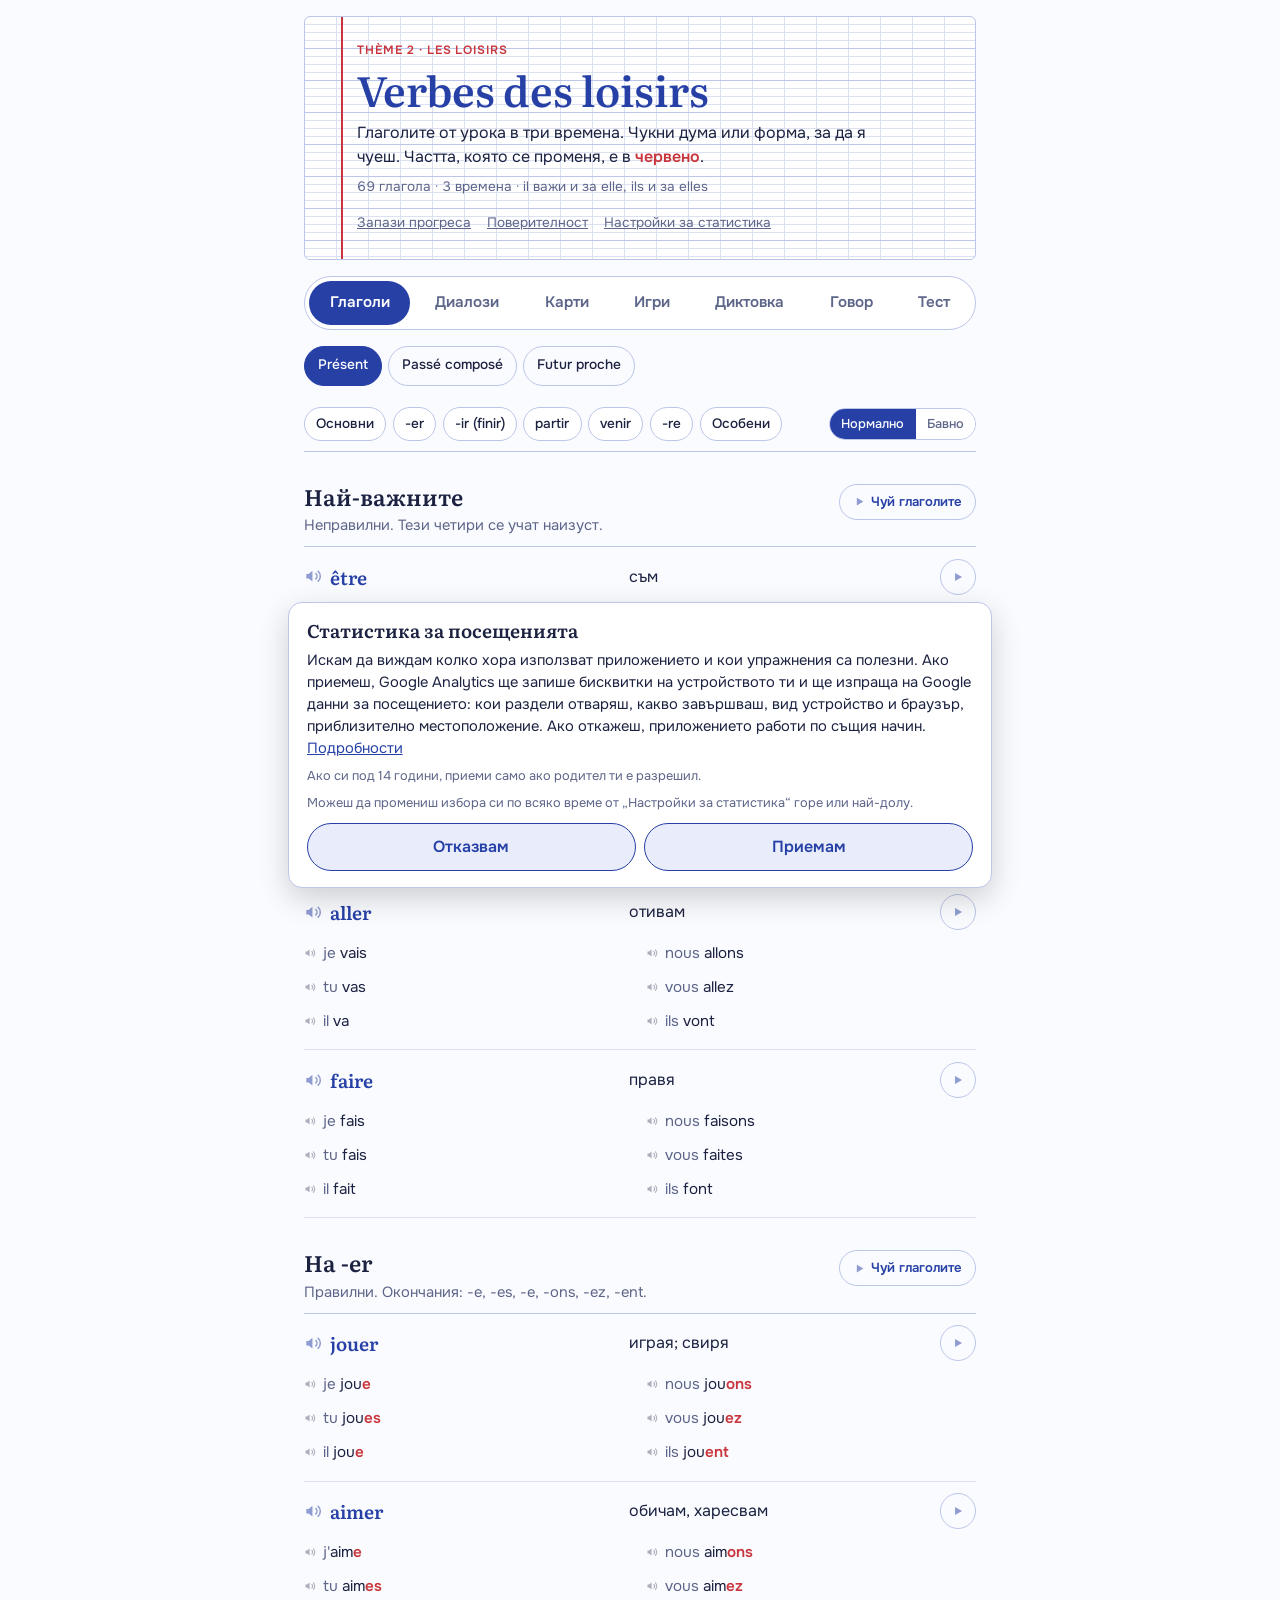
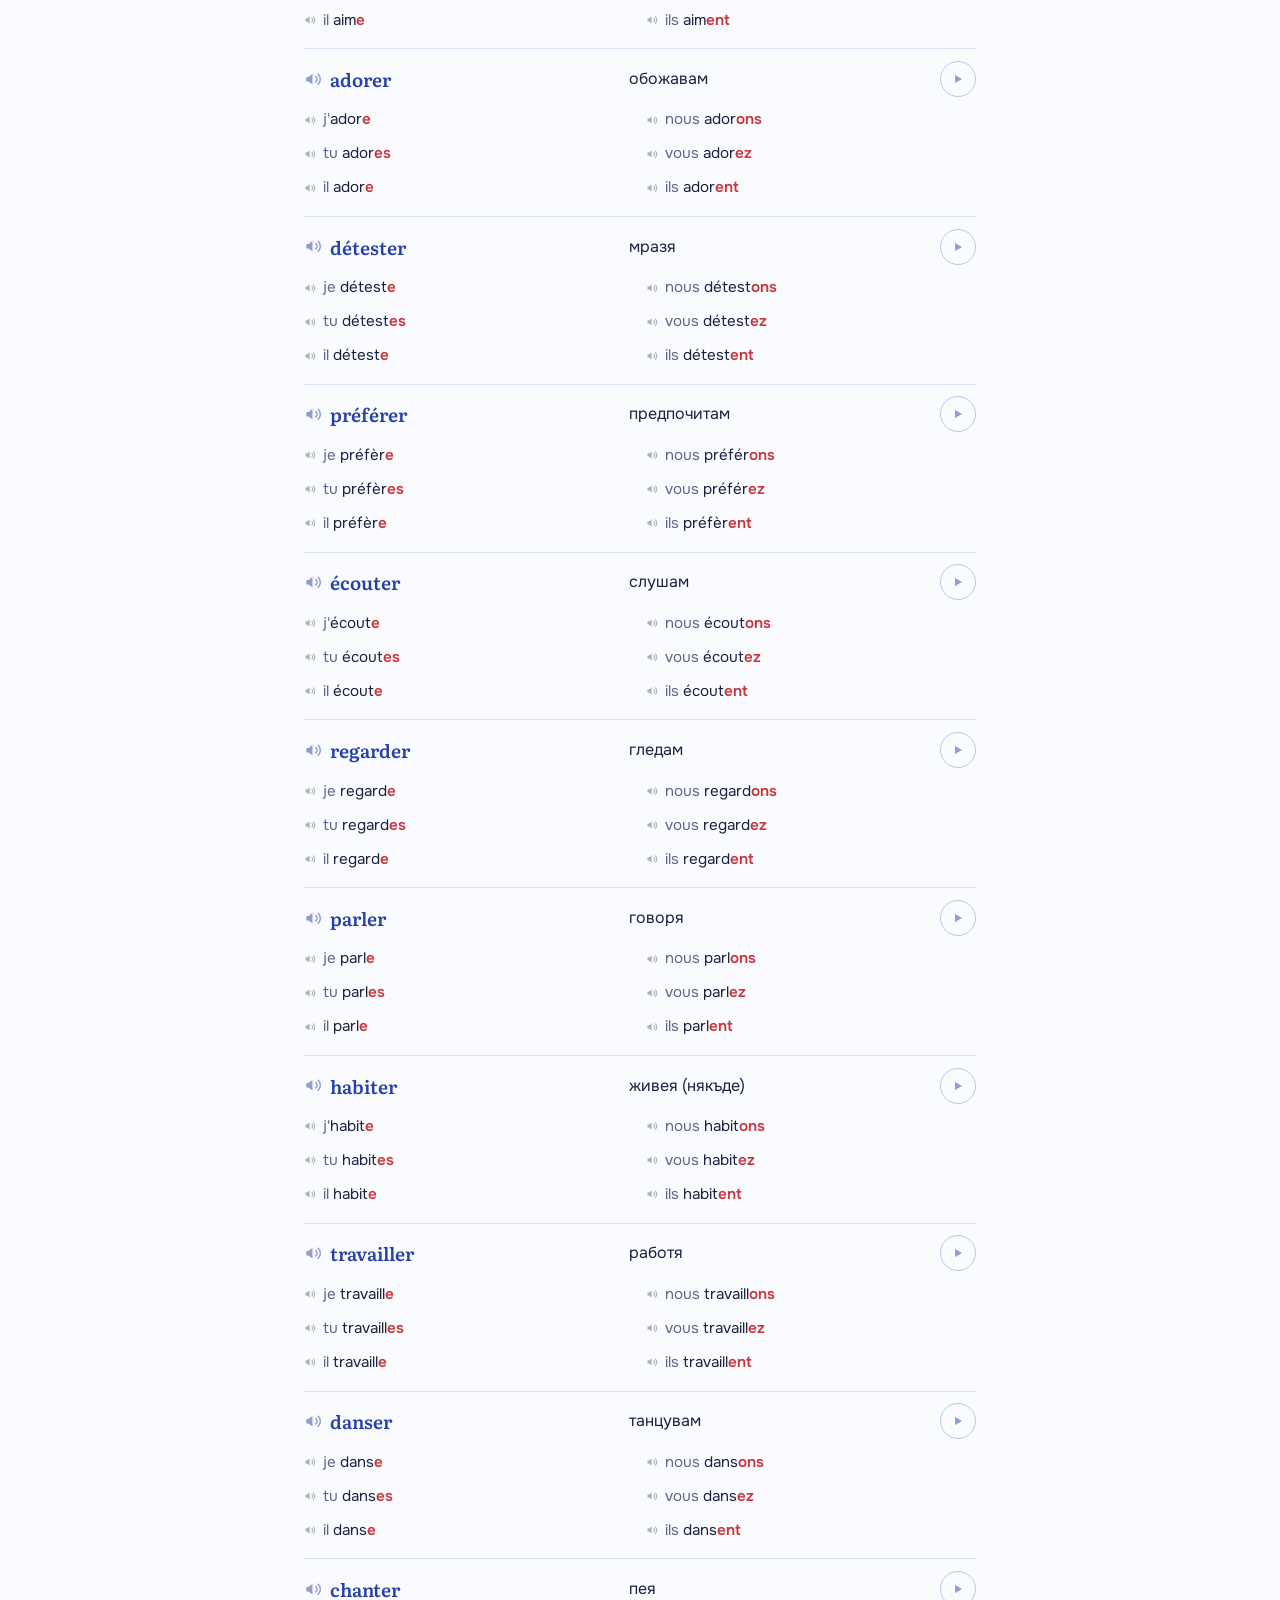
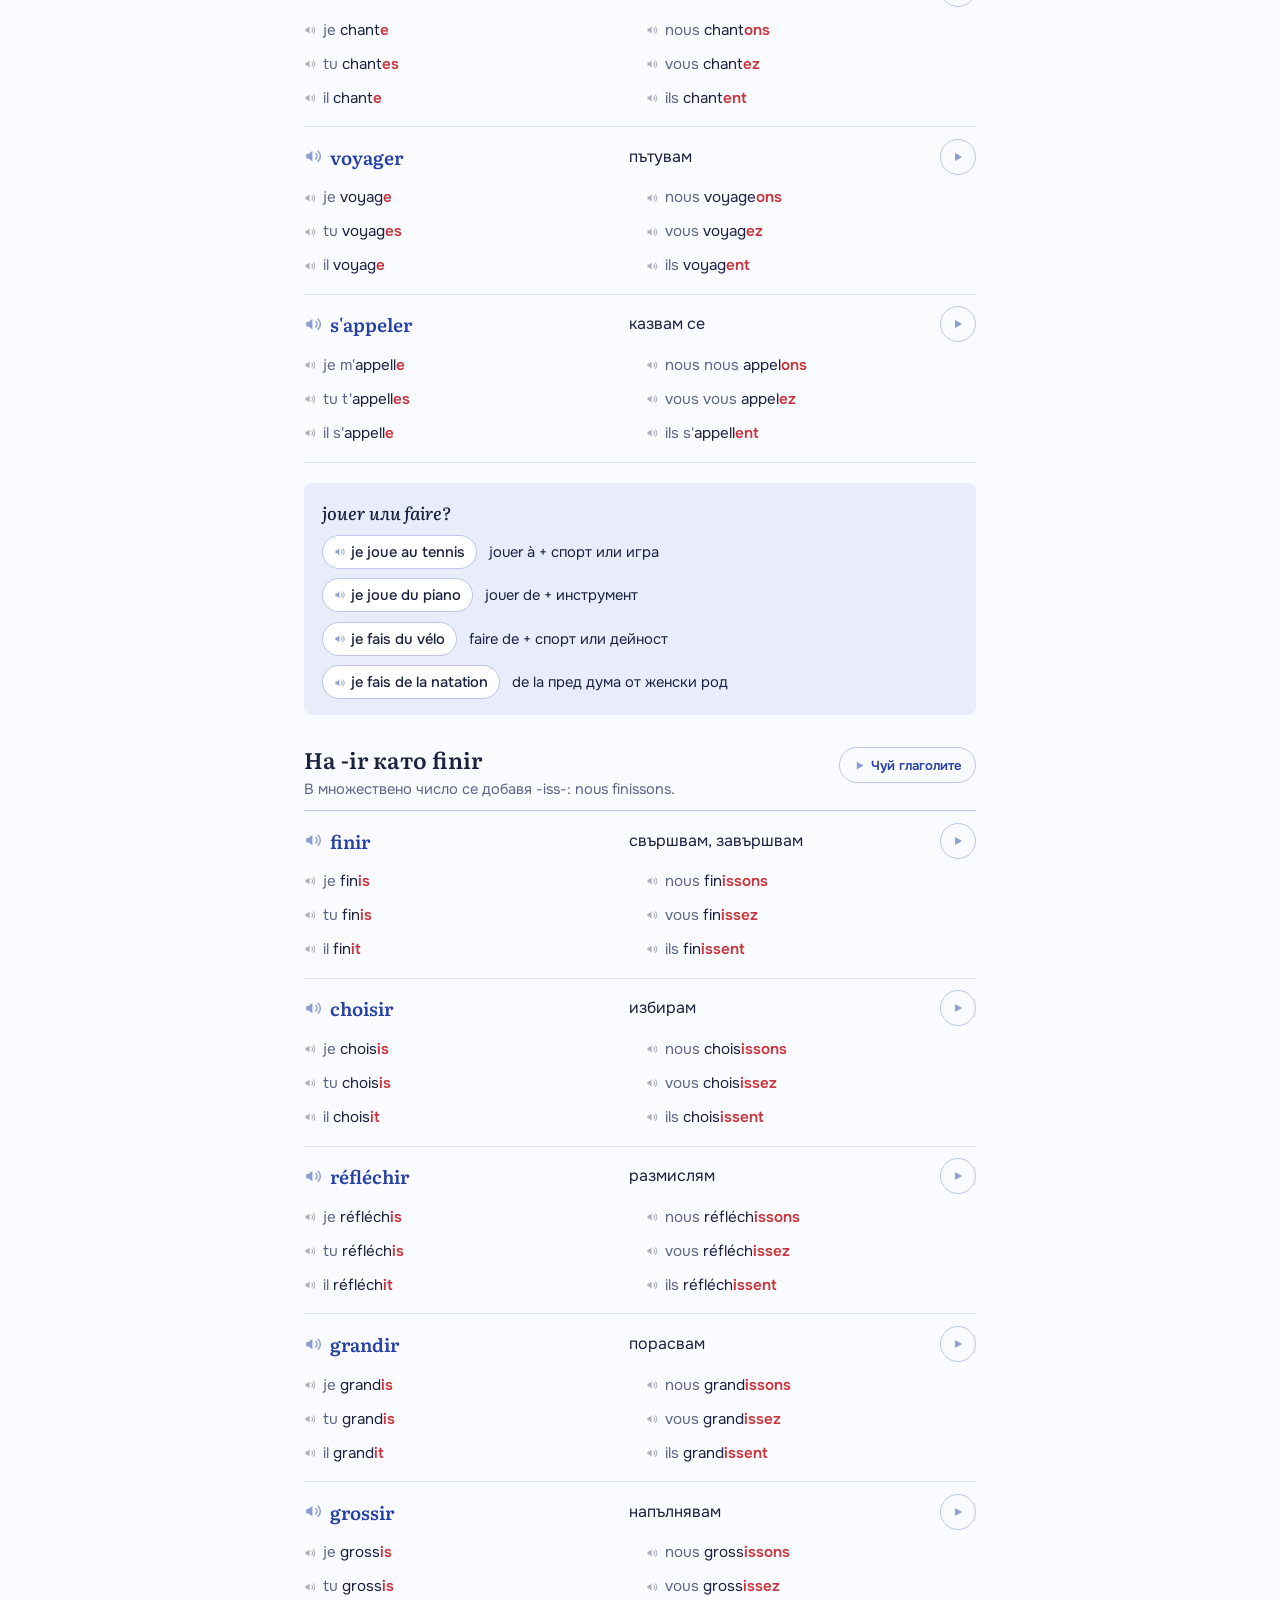
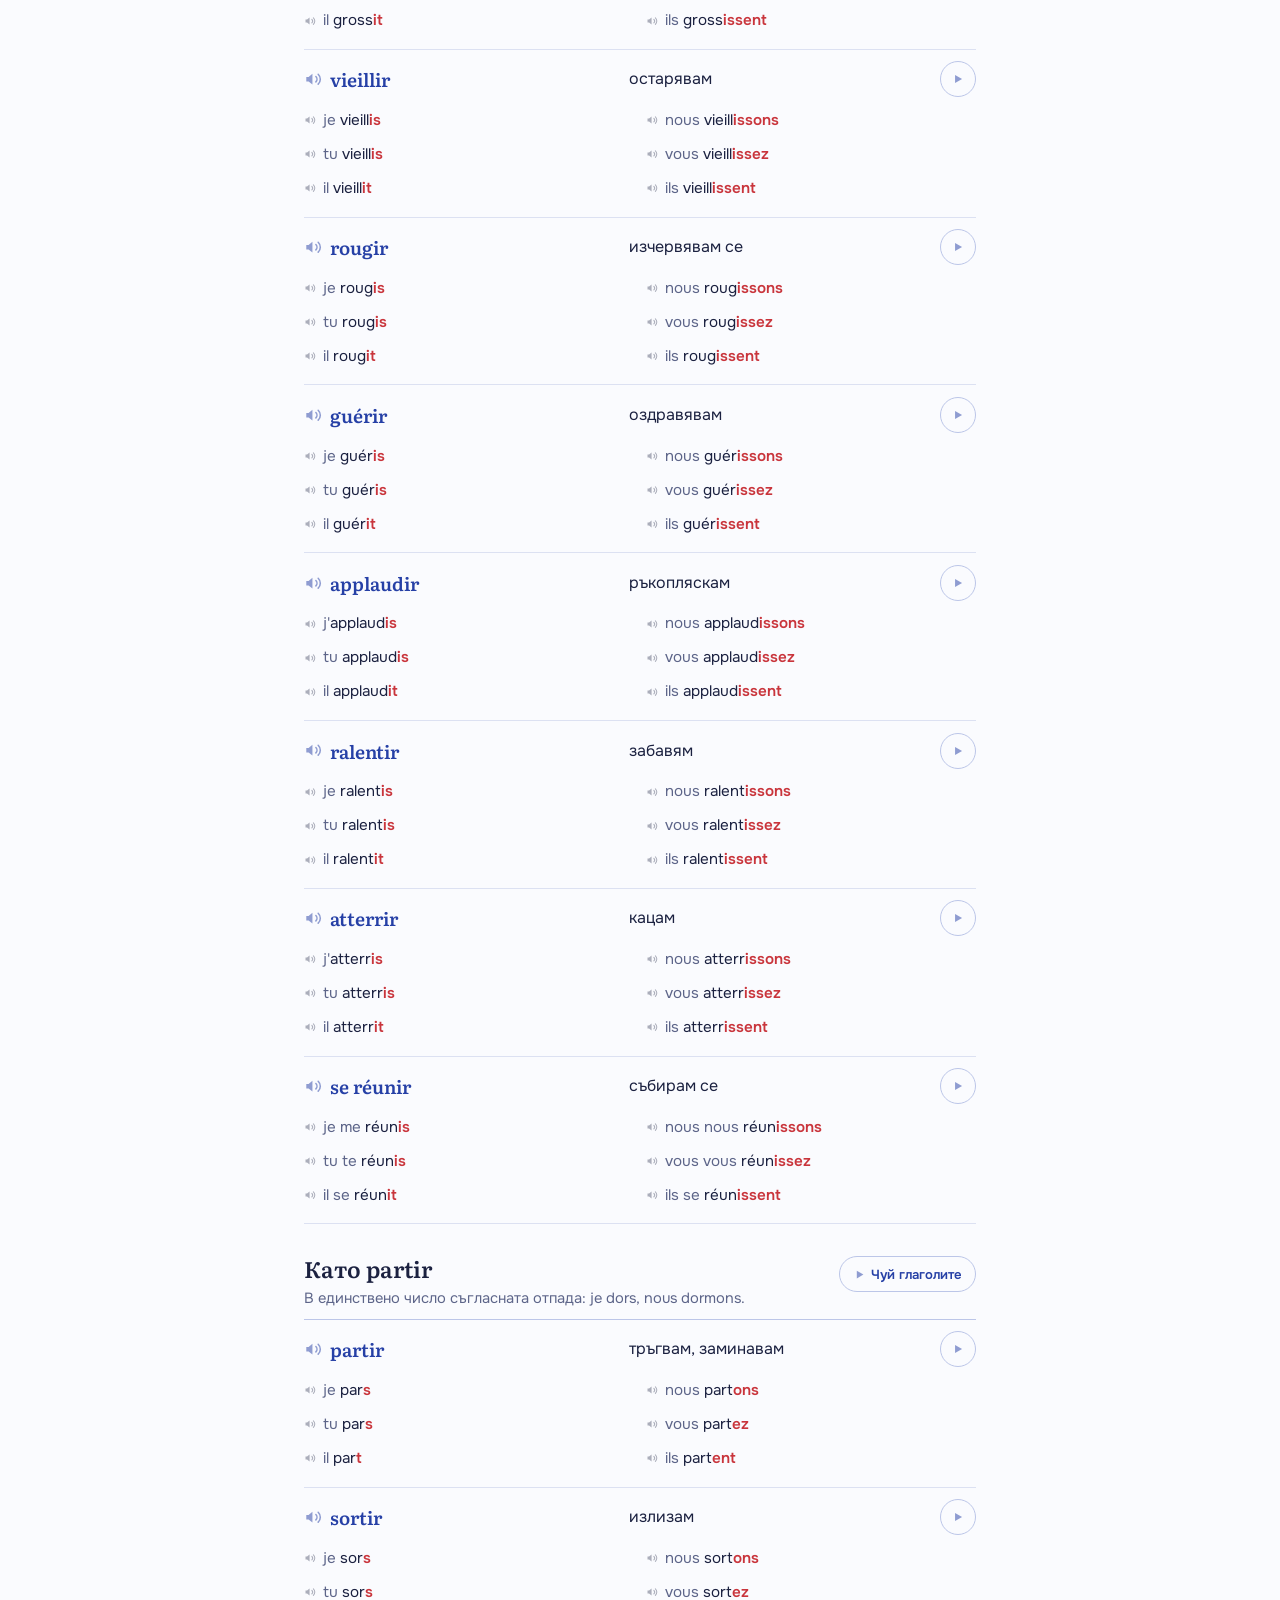
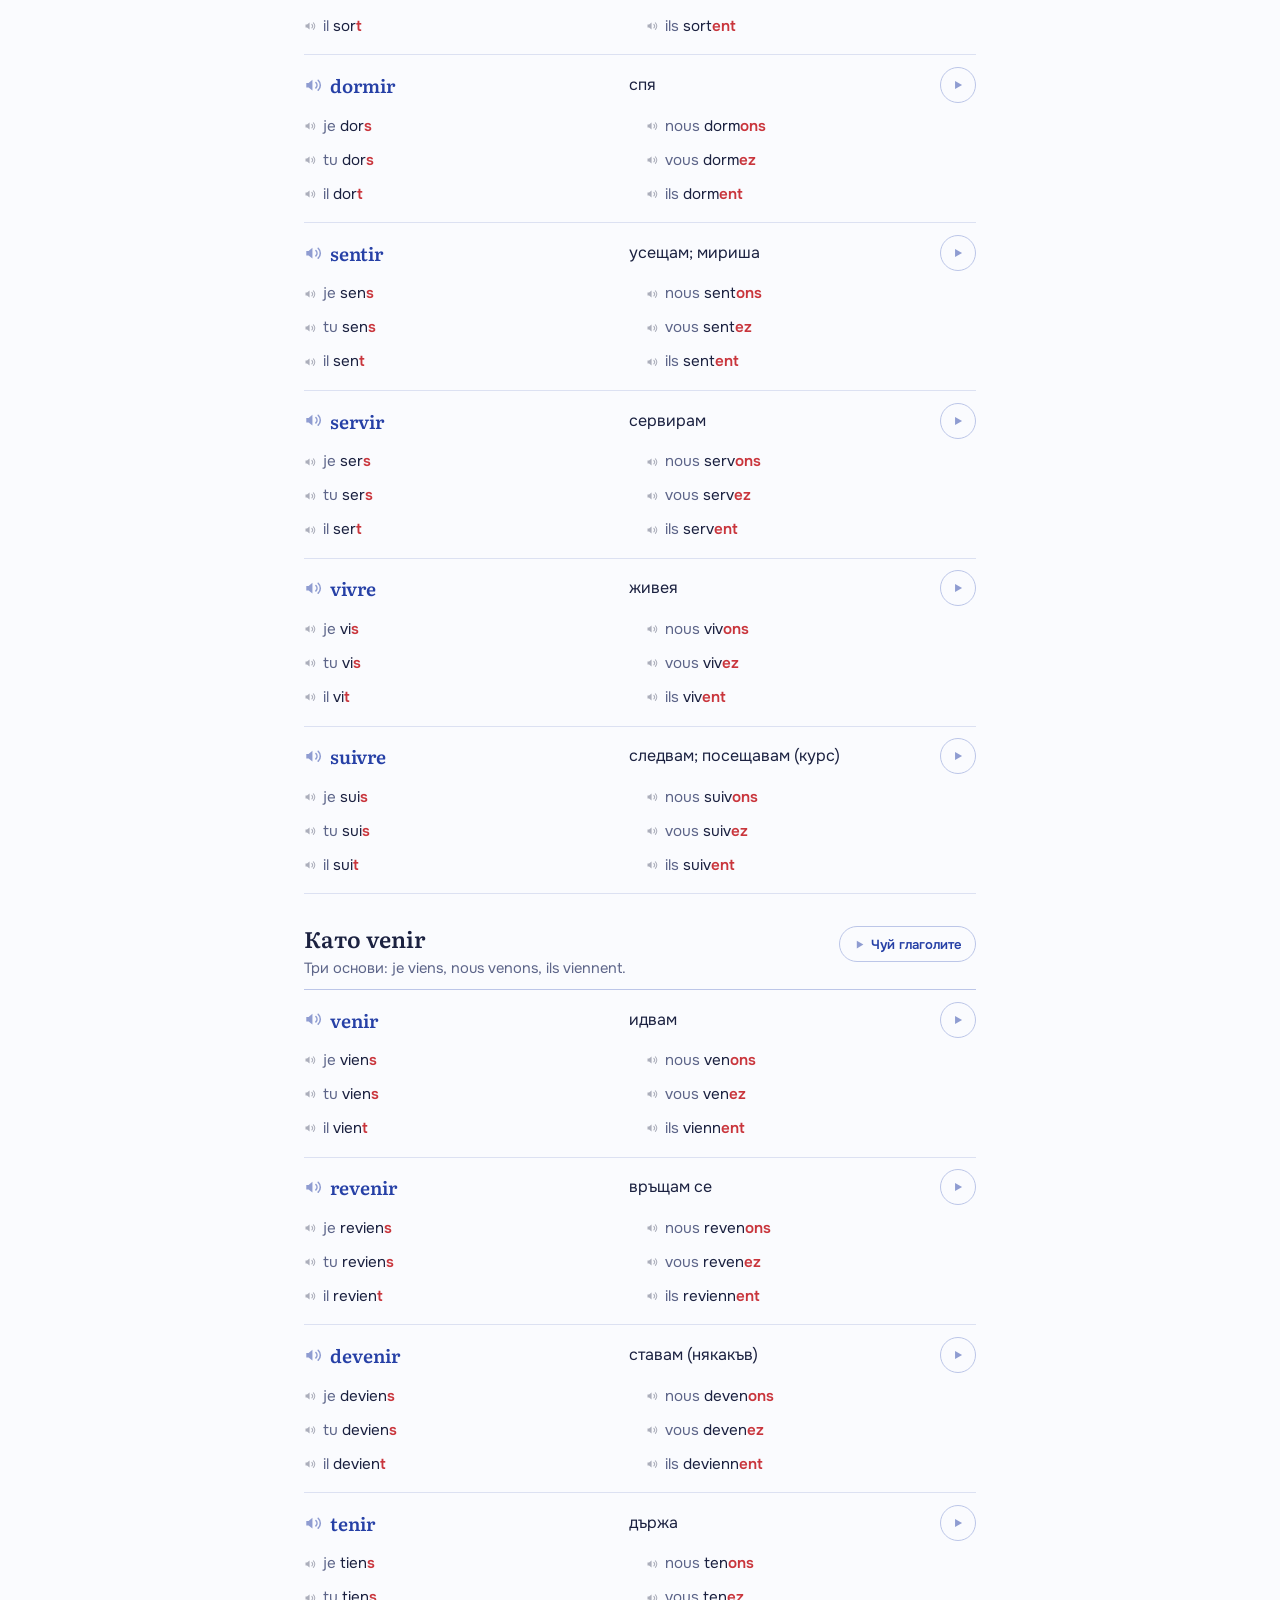
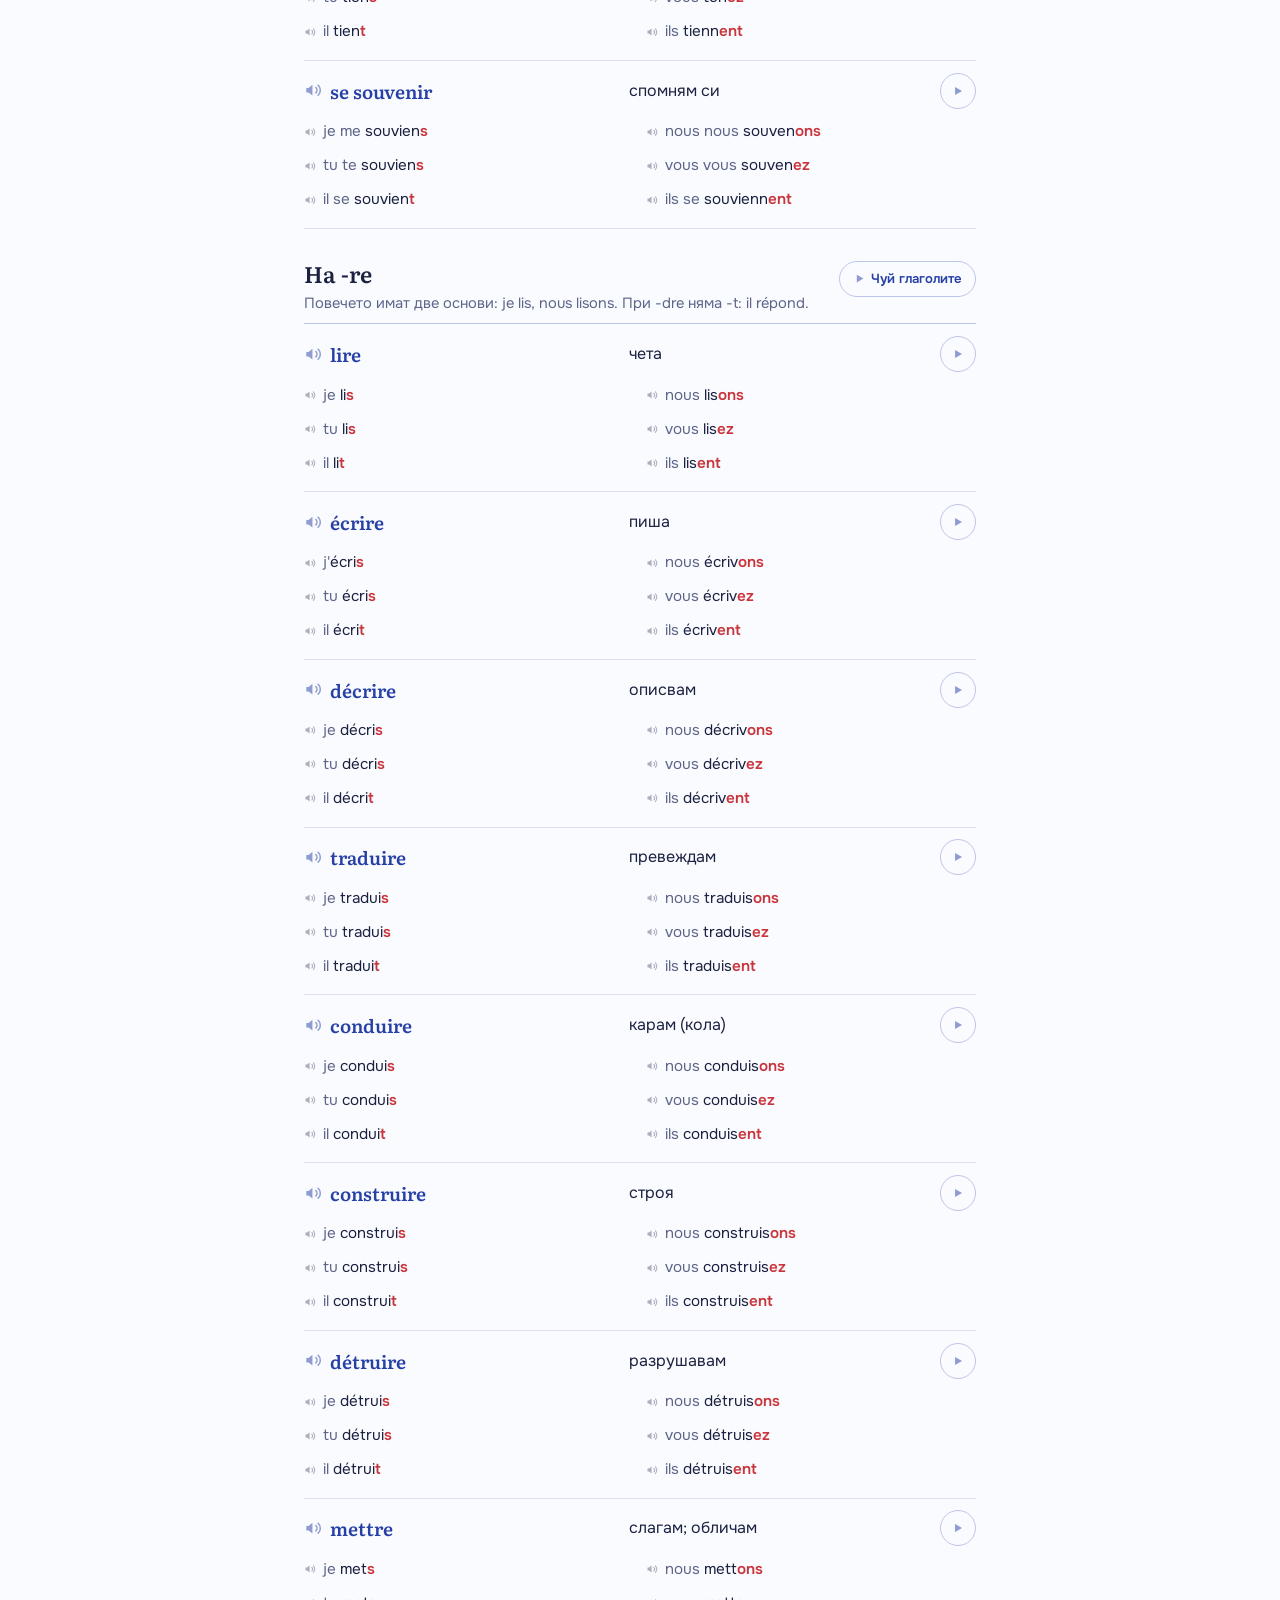
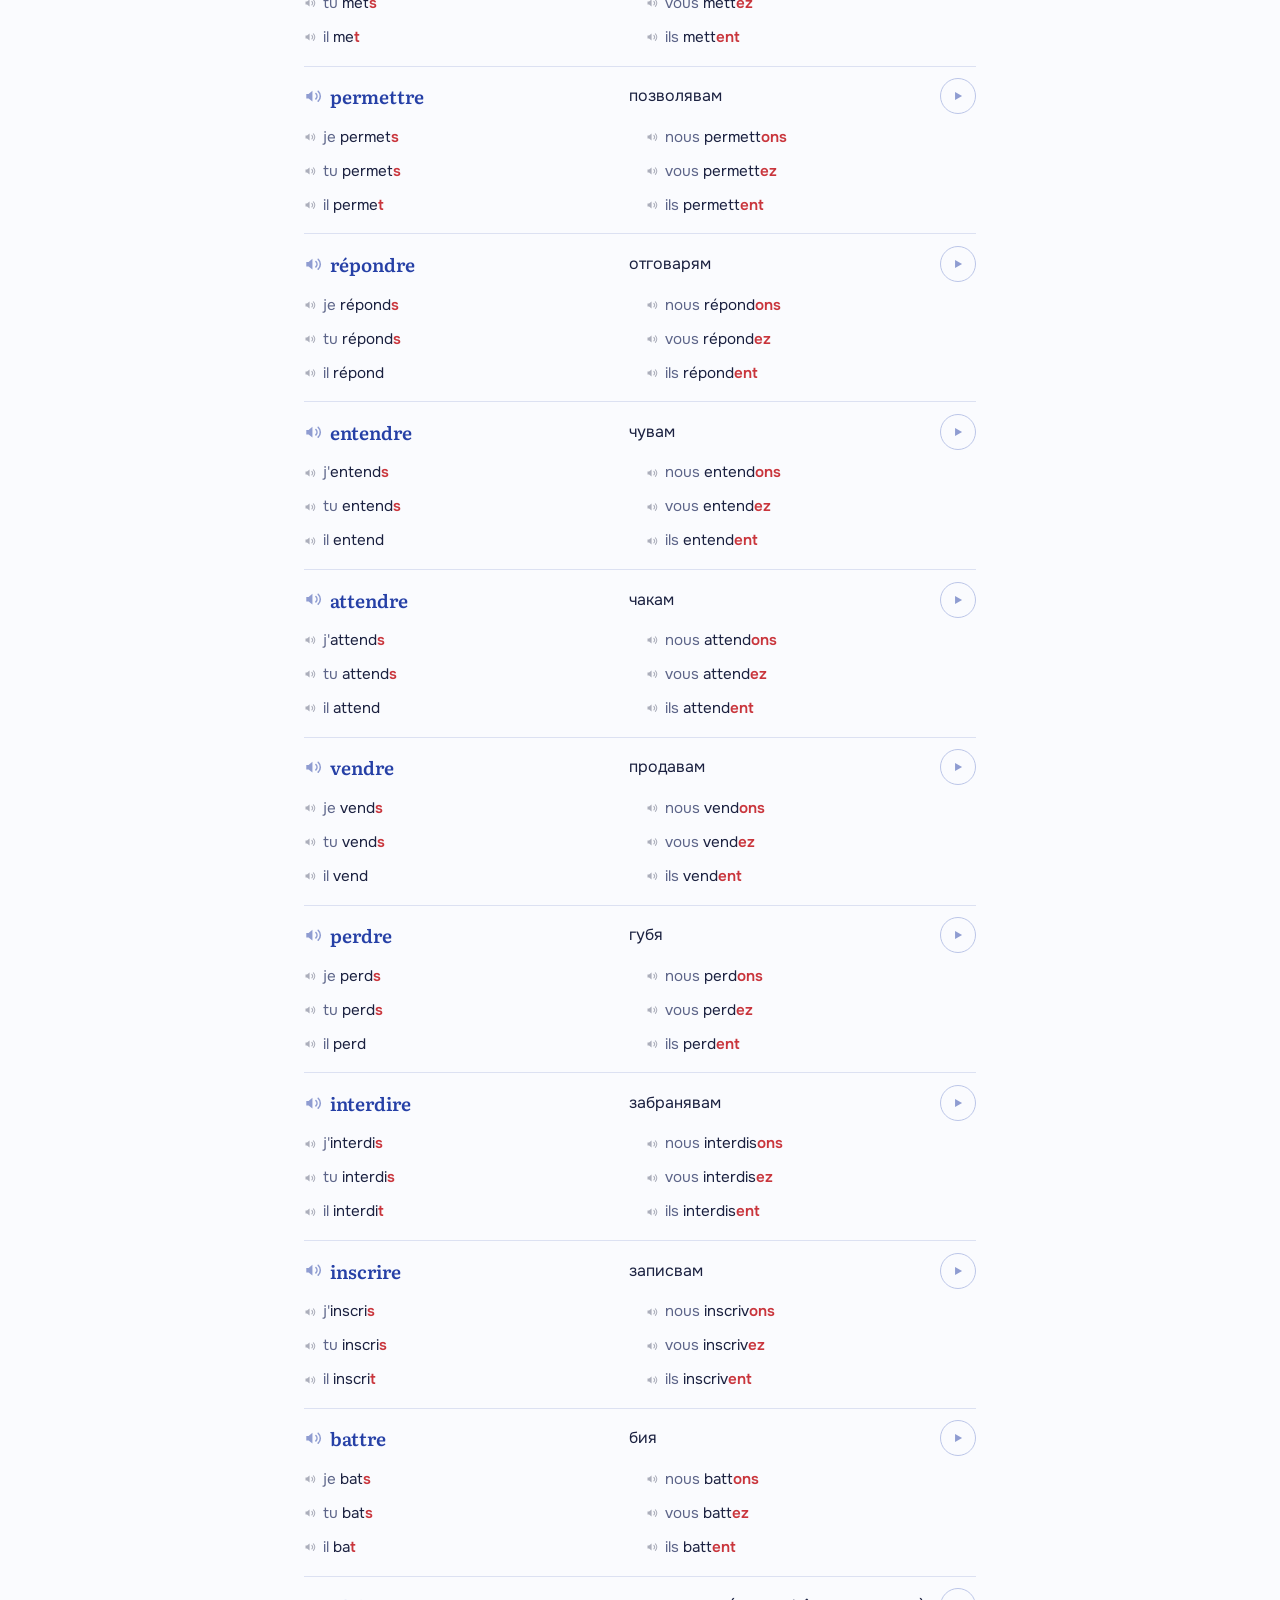
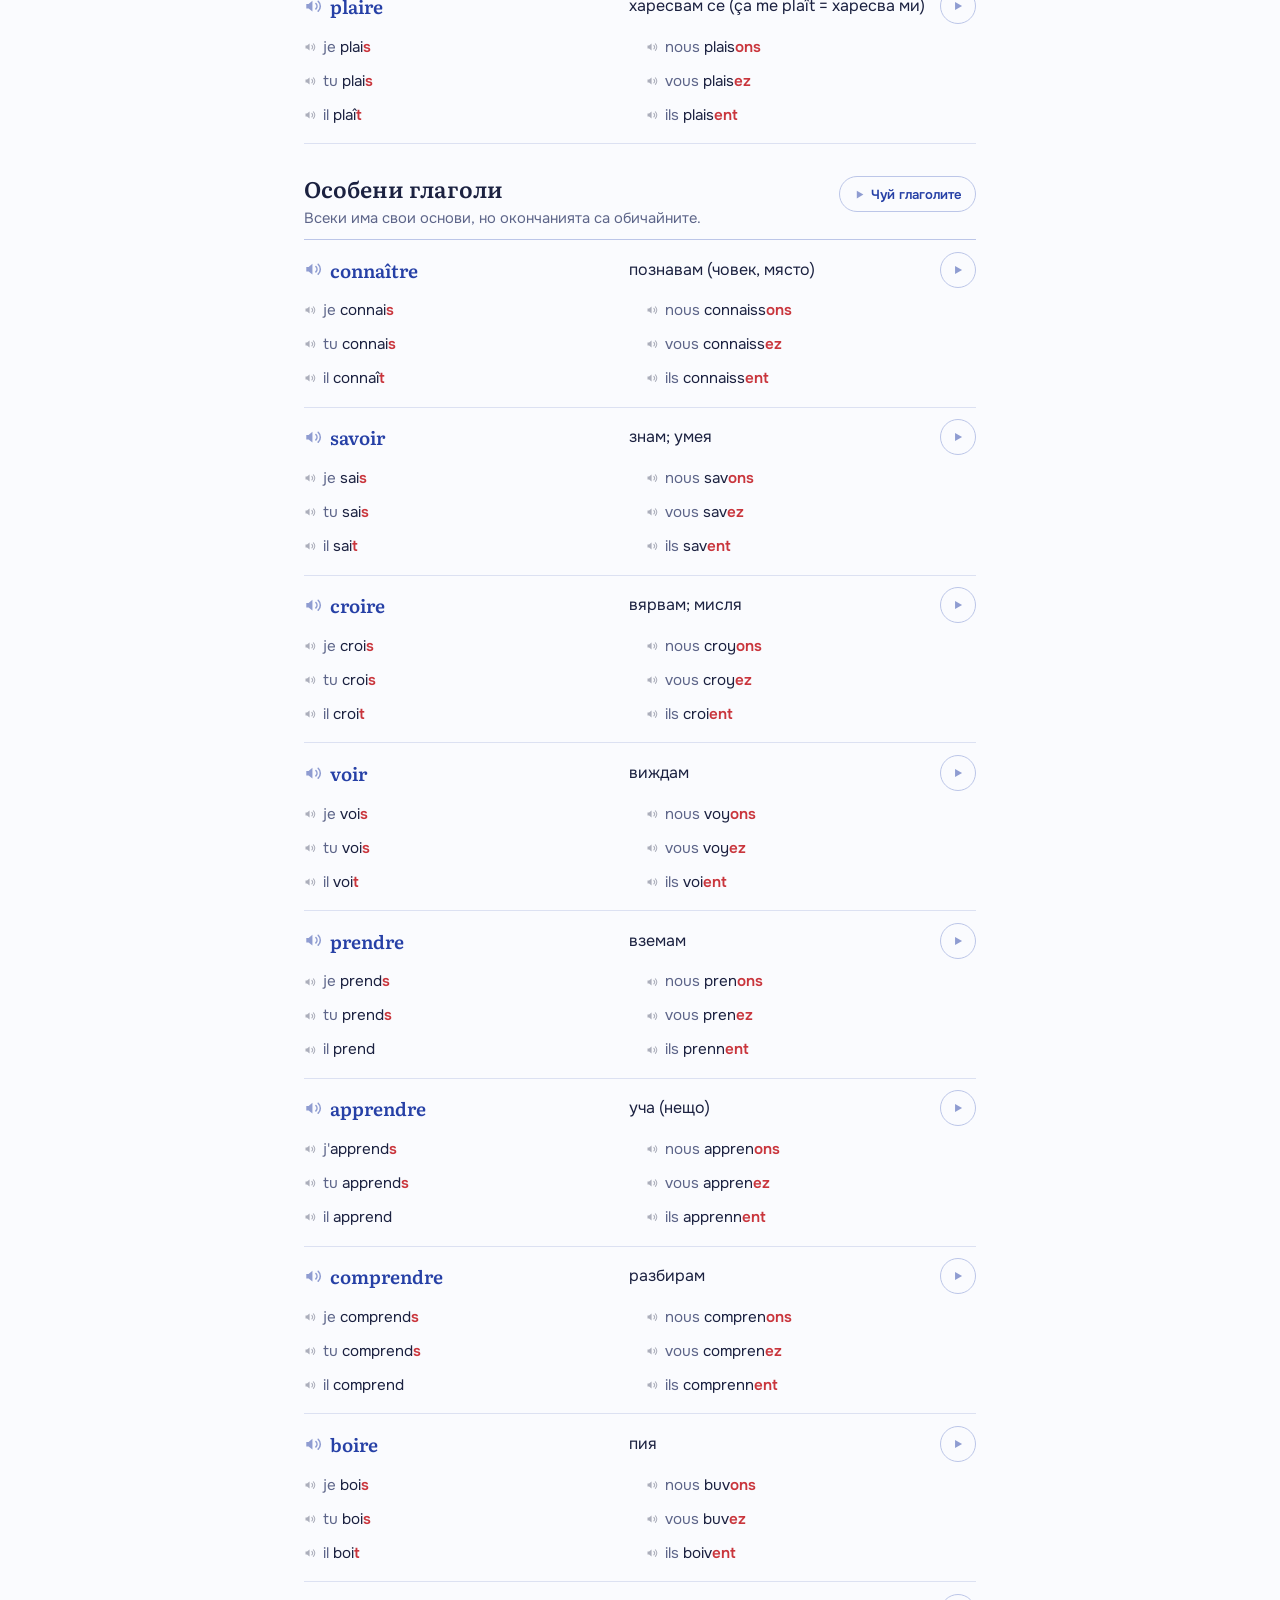
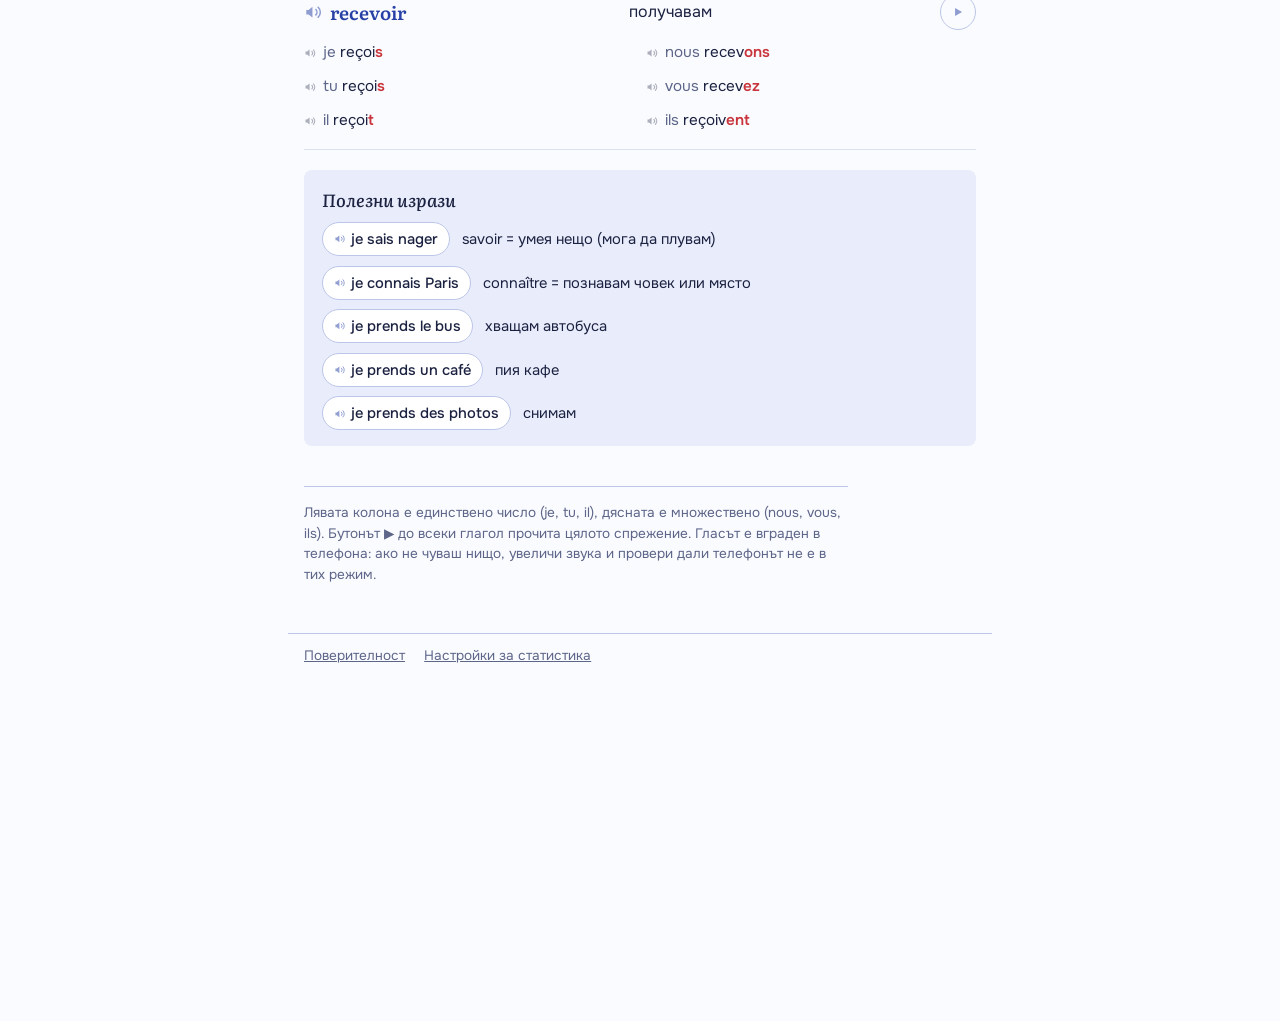
<file: index.html>
<!doctype html>
<html lang="bg">
<head>
<meta charset="utf-8">
<meta name="viewport" content="width=device-width,initial-scale=1,viewport-fit=cover">
<title>Verbes des loisirs</title>
<meta name="description" content="Френски глаголи в présent, passé composé и futur proche: спрежения с произношение, диалози, карти, игри, диктовка, произношение и тест.">
<link rel="manifest" href="manifest.webmanifest">
<link rel="icon" href="icon.svg" type="image/svg+xml">
<link rel="apple-touch-icon" href="icon-180.png">
<meta name="theme-color" content="#2640a6">
<meta name="apple-mobile-web-app-capable" content="yes">
<meta name="mobile-web-app-capable" content="yes">
<meta name="apple-mobile-web-app-title" content="Français">
<link rel="stylesheet" href="fonts.css">
<link rel="stylesheet" href="style.css">
</head>
<body>
<section class="consent" id="consent" role="region" aria-labelledby="consent-title" hidden>
  <div class="consent-text">
    <h2 id="consent-title">Статистика за посещенията</h2>
    <p class="consent-state" id="consent-state"></p>
    <p>Искам да виждам колко хора използват приложението и кои упражнения са полезни. Ако приемеш, Google Analytics ще запише бисквитки на устройството ти и ще изпраща на Google данни за посещението: кои раздели отваряш, какво завършваш, вид устройство и браузър, приблизително местоположение. Ако откажеш, приложението работи по същия начин. <a href="privacy.html#statistika">Подробности</a></p>
    <p class="consent-note">Ако си под 14 години, приеми само ако родител ти е разрешил.</p>
    <p class="consent-note">Можеш да промениш избора си по всяко време от „Настройки за статистика“ горе или най-долу.</p>
  </div>
  <div class="consent-actions">
    <button type="button" class="btn consent-btn" id="consent-no">Отказвам</button>
    <button type="button" class="btn consent-btn" id="consent-yes">Приемам</button>
  </div>
</section>
<div class="wrap">
  <header class="cahier">
    <p class="eyebrow">Thème 2 · Les loisirs</p>
    <h1>Verbes des loisirs</h1>
    <p class="lede">Глаголите от урока в три времена. Чукни дума или форма, за да я чуеш. Частта, която се променя, е в <span class="end">червено</span>.</p>
    <p class="meta" id="meta"></p>
    <p class="meta privacy-links"><button type="button" class="linkbtn" id="progress-open">Запази прогреса</button><a href="privacy.html">Поверителност</a><button type="button" class="linkbtn" data-consent-open hidden>Настройки за статистика</button></p>
  </header>

  <div class="hint" id="hint" hidden></div>
  <div class="app-note" id="app-note" hidden></div>

  <div class="tabs" role="tablist" aria-label="Изглед">
    <button type="button" role="tab" id="tab-verbs" aria-controls="view-verbs" aria-selected="true">Глаголи</button>
    <button type="button" role="tab" id="tab-dialogues" aria-controls="view-dialogues" aria-selected="false">Диалози</button>
    <button type="button" role="tab" id="tab-cards" aria-controls="view-cards" aria-selected="false">Карти</button>
    <button type="button" role="tab" id="tab-games" aria-controls="view-games" aria-selected="false">Игри</button>
    <button type="button" role="tab" id="tab-dictation" aria-controls="view-dictation" aria-selected="false">Диктовка</button>
    <button type="button" role="tab" id="tab-speak" aria-controls="view-speak" aria-selected="false">Говор</button>
    <button type="button" role="tab" id="tab-test" aria-controls="view-test" aria-selected="false">Тест</button>
  </div>

  <div id="view-verbs" role="tabpanel" aria-labelledby="tab-verbs">
    <div class="seg tense-bar" role="group" aria-label="Време" id="tense-bar"></div>

    <nav class="bar" aria-label="Групи глаголи">
      <div class="chips" id="chips"></div>
      <div class="speed" role="group" aria-label="Скорост на произношението">
        <button type="button" id="spd-normal" aria-pressed="true">Нормално</button>
        <button type="button" id="spd-slow" aria-pressed="false">Бавно</button>
      </div>
    </nav>

    <main id="groups"></main>

    <footer>
      Лявата колона е единствено число (je, tu, il), дясната е множествено (nous, vous, ils). Бутонът ▶ до всеки глагол прочита цялото спрежение. Гласът е вграден в телефона: ако не чуваш нищо, увеличи звука и провери дали телефонът не е в тих режим.
    </footer>
  </div>

  <div id="view-dialogues" role="tabpanel" aria-labelledby="tab-dialogues" hidden>
    <div id="dialogues"></div>
  </div>

  <div id="view-games" role="tabpanel" aria-labelledby="tab-games" hidden>
    <div class="seg game-picker" role="group" aria-label="Игра" id="game-picker"></div>
    <p class="game-lede" id="game-lede"></p>

    <div id="game-pairs" class="game-panel">
      <details class="settings">
        <summary><span>Настройки</span><span class="sum" id="p-sum"></span></summary>
        <div class="settings-body">
          <div class="field">
            <span class="field-label" id="lbl-p-mode">Игра</span>
            <div class="seg" role="group" aria-labelledby="lbl-p-mode" id="p-mode"></div>
            <p class="set-note">Свързване: всички плочки са открити – чукни двете, които си пасват. Памет: плочките са обърнати с лицето надолу и трябва да запомниш къде са.</p>
          </div>
          <div class="field">
            <span class="field-label" id="lbl-p-kind">Вид двойки</span>
            <div class="seg" role="group" aria-labelledby="lbl-p-kind" id="p-kind"></div>
          </div>
          <div class="field" id="p-tense-field">
            <span class="field-label" id="lbl-p-tenses">Времена</span>
            <div class="seg" role="group" aria-labelledby="lbl-p-tenses" id="p-tenses"></div>
          </div>
          <div class="field">
            <span class="field-label" id="lbl-p-groups">Групи глаголи</span>
            <div class="seg" role="group" aria-labelledby="lbl-p-groups" id="p-groups"></div>
          </div>
          <div class="field">
            <span class="field-label" id="lbl-p-size">Брой двойки</span>
            <div class="seg" role="group" aria-labelledby="lbl-p-size" id="p-size"></div>
          </div>
          <p class="set-note">Всяка промяна започва нова игра.</p>
        </div>
      </details>

      <div id="pairs"></div>

      <p class="tip">
        Часовникът тръгва с първото чукване и спира, докато си в друг раздел. Най-доброто ти време се пази отделно за всяка игра, вид и брой двойки. При „Превод“ чукни френския глагол, за да го чуеш. В „Памет“ се брои за грешка само обръщане, което е можело да се избегне.
      </p>
    </div>

    <div id="game-when" class="game-panel" hidden><div id="when"></div></div>
    <div id="game-aux" class="game-panel" hidden><div id="aux"></div></div>
    <div id="game-listen" class="game-panel" hidden><div id="listen"></div></div>
    <div id="game-speed" class="game-panel" hidden><div id="speed"></div></div>
    <div id="game-numbers" class="game-panel" hidden><div id="numbers"></div></div>
  </div>

  <div id="view-cards" role="tabpanel" aria-labelledby="tab-cards" hidden>
    <details class="settings" id="c-settings">
      <summary><span>Настройки</span><span class="sum" id="c-sum"></span></summary>
      <div class="settings-body">
        <div class="field">
          <span class="field-label" id="lbl-c-kind">Вид карти</span>
          <div class="seg" role="group" aria-labelledby="lbl-c-kind" id="c-kind"></div>
          <p class="set-note">Превод: френски → български. Обратно: български → френски. Спрежение: местоимение + глагол → форма.</p>
        </div>
        <div class="field" id="c-tense-field">
          <span class="field-label" id="lbl-c-tenses">Времена</span>
          <div class="seg" role="group" aria-labelledby="lbl-c-tenses" id="c-tenses"></div>
        </div>
        <div class="field">
          <span class="field-label" id="lbl-c-groups">Групи глаголи</span>
          <div class="seg" role="group" aria-labelledby="lbl-c-groups" id="c-groups"></div>
        </div>
        <div class="field">
          <span class="field-label" id="lbl-c-count">Брой карти</span>
          <div class="seg" role="group" aria-labelledby="lbl-c-count" id="c-count"></div>
        </div>
        <p class="set-note"><span id="c-known"></span> <button type="button" class="linkbtn" id="c-reset">Изчисти прогреса</button></p>
      </div>
    </details>

    <p class="srs-line" id="c-srs" hidden></p>
    <div id="cards"></div>

    <p class="tip">
      Обърни картата и кажи честно дали я знаеш. Картите, които знаеш, се връщат след 1, 3, 7, 16… дни. Забравената идва пак днес. Първо идват картите за преговор, после новите. Прогресът се пази на това устройство. С клавиатура: интервал обръща, → е „Знам“, ← е „Още не“.
    </p>
  </div>

  <div id="view-dictation" role="tabpanel" aria-labelledby="tab-dictation" hidden>
    <details class="settings">
      <summary><span>Настройки</span><span class="sum" id="d-sum"></span></summary>
      <div class="settings-body">
        <div class="field">
          <span class="field-label" id="lbl-d-kind">Какво да диктувам</span>
          <div class="seg" role="group" aria-labelledby="lbl-d-kind" id="d-kind"></div>
          <p class="set-note">Форми: една глаголна форма с местоимението (nous sommes allés). Изречения: цяло изречение.</p>
        </div>
        <div class="field">
          <span class="field-label" id="lbl-d-tenses">Времена</span>
          <div class="seg" role="group" aria-labelledby="lbl-d-tenses" id="d-tenses"></div>
        </div>
        <div class="field">
          <span class="field-label" id="lbl-d-groups">Групи глаголи</span>
          <div class="seg" role="group" aria-labelledby="lbl-d-groups" id="d-groups"></div>
        </div>
        <div class="field">
          <span class="field-label" id="lbl-d-count">Брой</span>
          <div class="seg" role="group" aria-labelledby="lbl-d-count" id="d-count"></div>
        </div>
        <p class="set-note">Всяка промяна започва нова диктовка.</p>
      </div>
    </details>

    <div id="dict"></div>

    <p class="tip">
      Слушай и пиши всичко, което чуваш (при формите заедно с местоимението: nous sommes allés). Можеш да слушаш колкото пъти искаш, а „Бавно“ чете по-бавно. За é, è, ç… използвай бутоните под полето. Главните букви и препинателните знаци не се броят, а числата може и с цифри (10 = dix). Дума без знак над буквата се зачита, освен ако става друга дума (a и à, ou и où) или липсва é в края, което се чува (joué, café, allée).
    </p>
  </div>

  <div id="view-speak" role="tabpanel" aria-labelledby="tab-speak" hidden>
    <details class="settings">
      <summary><span>Настройки</span><span class="sum" id="s-sum"></span></summary>
      <div class="settings-body">
        <div class="field">
          <span class="field-label" id="lbl-s-kind">Какво да казваш</span>
          <div class="seg" role="group" aria-labelledby="lbl-s-kind" id="s-kind"></div>
          <p class="set-note">Форми: глагол с местоимението (nous sommes allés). Изречения: цяло изречение.</p>
        </div>
        <div class="field">
          <span class="field-label" id="lbl-s-tenses">Времена</span>
          <div class="seg" role="group" aria-labelledby="lbl-s-tenses" id="s-tenses"></div>
        </div>
        <div class="field">
          <span class="field-label" id="lbl-s-groups">Групи глаголи</span>
          <div class="seg" role="group" aria-labelledby="lbl-s-groups" id="s-groups"></div>
        </div>
        <div class="field">
          <span class="field-label" id="lbl-s-count">Брой</span>
          <div class="seg" role="group" aria-labelledby="lbl-s-count" id="s-count"></div>
        </div>
        <p class="set-note">Всяка промяна започва нов кръг.</p>
      </div>
    </details>

    <div id="speak"></div>

    <p class="tip">
      Чуй примера, натисни „Кажи“ и го повтори на глас. Телефонът показва кои думи е разбрал. Разпознаването работи в Chrome, Edge и Safari, има нужда от интернет и иска микрофона: първия път избери „Разреши“. При „Кажи“ гласът се изпраща за разпознаване (на Google, Microsoft или Apple, според браузъра). С „Запиши се“ чуваш собствения си глас до примера. Този запис остава само на телефона.
    </p>
  </div>

  <div id="view-test" role="tabpanel" aria-labelledby="tab-test" hidden>
    <details class="settings">
      <summary><span>Настройки</span><span class="sum" id="set-sum"></span></summary>
      <div class="settings-body">
        <div class="field">
          <span class="field-label" id="lbl-mode">Вид въпроси</span>
          <div class="seg" role="group" aria-labelledby="lbl-mode" id="set-mode"></div>
        </div>
        <div class="field">
          <span class="field-label" id="lbl-tenses">Времена</span>
          <div class="seg" role="group" aria-labelledby="lbl-tenses" id="set-tenses"></div>
        </div>
        <div class="field">
          <span class="field-label" id="lbl-groups">Групи глаголи</span>
          <div class="seg" role="group" aria-labelledby="lbl-groups" id="set-groups"></div>
        </div>
        <div class="field">
          <span class="field-label" id="lbl-count">Брой въпроси</span>
          <div class="seg" role="group" aria-labelledby="lbl-count" id="set-count"></div>
        </div>
        <p class="set-note">Всяка промяна започва нов тест.</p>
      </div>
    </details>

    <div id="quiz"></div>

    <p class="tip">
      Пиши само глагола, без местоимението. В passé composé пиши и спомагателния глагол (ai joué), а във futur proche и aller (vais jouer). За é, è, ê, ç, î използвай бутоните под полето или задръж буквата на клавиатурата. Отговор без знак над буквата се зачита, освен ако става друга дума (a и à) или липсва é в края, което се чува (ai joué, не ai joue).
    </p>
  </div>
</div>

<footer class="site-footer" id="site-footer">
  <a href="privacy.html">Поверителност</a>
  <button type="button" class="linkbtn" id="consent-open" data-consent-open hidden>Настройки за статистика</button>
</footer>

<!-- progress:start -->
<dialog id="progress-dialog" class="pg-dialog" closedby="any" aria-labelledby="progress-title">
  <div class="pg-head">
    <h2 id="progress-title">Запази прогреса</h2>
    <button type="button" class="btn" id="pg-close">Затвори</button>
  </div>
  <div class="pg-body">
    <div class="pg-sec">
      <h3>Инсталирай</h3>
      <p class="pg-text" id="pg-install-how" tabindex="-1"></p>
      <div class="actions pg-actions" id="pg-install-row" hidden><button type="button" class="btn primary" id="pg-install">Инсталирай</button></div>
      <p class="set-note">Така приложението се отваря с едно чукване и работи без интернет. На iPhone и iPad пази и прогреса ти: Safari изтрива запазеното от сайт, който не е отварян 7 дни, а инсталираните приложения са защитени.</p>
      <p class="set-note" id="pg-ios-move" hidden></p>
    </div>

    <div class="pg-sec">
      <h3>Пренеси прогреса</h3>
      <p class="pg-text">Прогресът се пази само в този браузър. За да го пренесеш на друго устройство, запази го тук във файл или като код, а там го зареди.</p>
      <div class="field" role="group" aria-labelledby="pg-out-label">
        <span class="field-label" id="pg-out-label">Запази оттук</span>
        <div class="actions pg-actions">
          <button type="button" class="btn" id="pg-save">Запази във файл</button>
          <button type="button" class="btn" id="pg-copy">Копирай като код</button>
        </div>
        <p class="pg-msg" id="pg-out-msg" aria-live="polite"></p>
        <textarea class="pg-code" id="pg-code-out" rows="4" readonly hidden aria-label="Кодът с прогреса ти"></textarea>
      </div>
      <div class="field" role="group" aria-labelledby="pg-in-label">
        <span class="field-label" id="pg-in-label">Зареди тук</span>
        <div class="actions pg-actions">
          <button type="button" class="btn" id="pg-file-btn">Зареди от файл</button>
        </div>
        <input type="file" id="pg-file" accept=".json,application/json" hidden>
        <label class="pg-label" for="pg-code-in">Постави код</label>
        <textarea class="pg-code" id="pg-code-in" rows="3" autocomplete="off" autocapitalize="none" autocorrect="off" spellcheck="false" enterkeyhint="go" placeholder="VDL1.…"></textarea>
        <div class="actions pg-actions">
          <button type="button" class="btn" id="pg-code-load">Зареди</button>
        </div>
        <p class="pg-msg" id="pg-in-msg" aria-live="polite"></p>
        <div class="feedback pg-confirm" id="pg-confirm" role="group" aria-labelledby="pg-confirm-q" aria-describedby="pg-from pg-now" tabindex="-1" hidden>
          <p class="fb-line" id="pg-from"></p>
          <p class="fb-line" id="pg-now"></p>
          <p class="verdict" id="pg-confirm-q">Това ще замени прогреса на това устройство. Продължи?</p>
          <div class="actions">
            <button type="button" class="btn" id="pg-cancel">Отказ</button>
            <button type="button" class="btn primary" id="pg-replace">Замени</button>
          </div>
        </div>
      </div>
      <p class="set-note">Файлът и кодът се правят на това устройство и не минават през мен.</p>
      <p class="set-note">Изборът за статистиката не се пренася: на всяко устройство избираш отделно.</p>
    </div>
  </div>
</dialog>
<!-- progress:end -->

<script src="analytics.js"></script>
<script src="data.js"></script>
<script src="app.js"></script>
<script src="dictation.js"></script>
<script src="speaking.js"></script>
<script src="pairs.js"></script>
<script src="dialogues-data.js"></script>
<script src="dialogues.js"></script>
<script src="explain.js"></script>
<script src="when.js"></script>
<script src="etre-avoir.js"></script>
<script src="listen.js"></script>
<script src="speed.js"></script>
<script src="numbers.js"></script>
<script src="progress.js"></script>
</body>
</html>
</file>
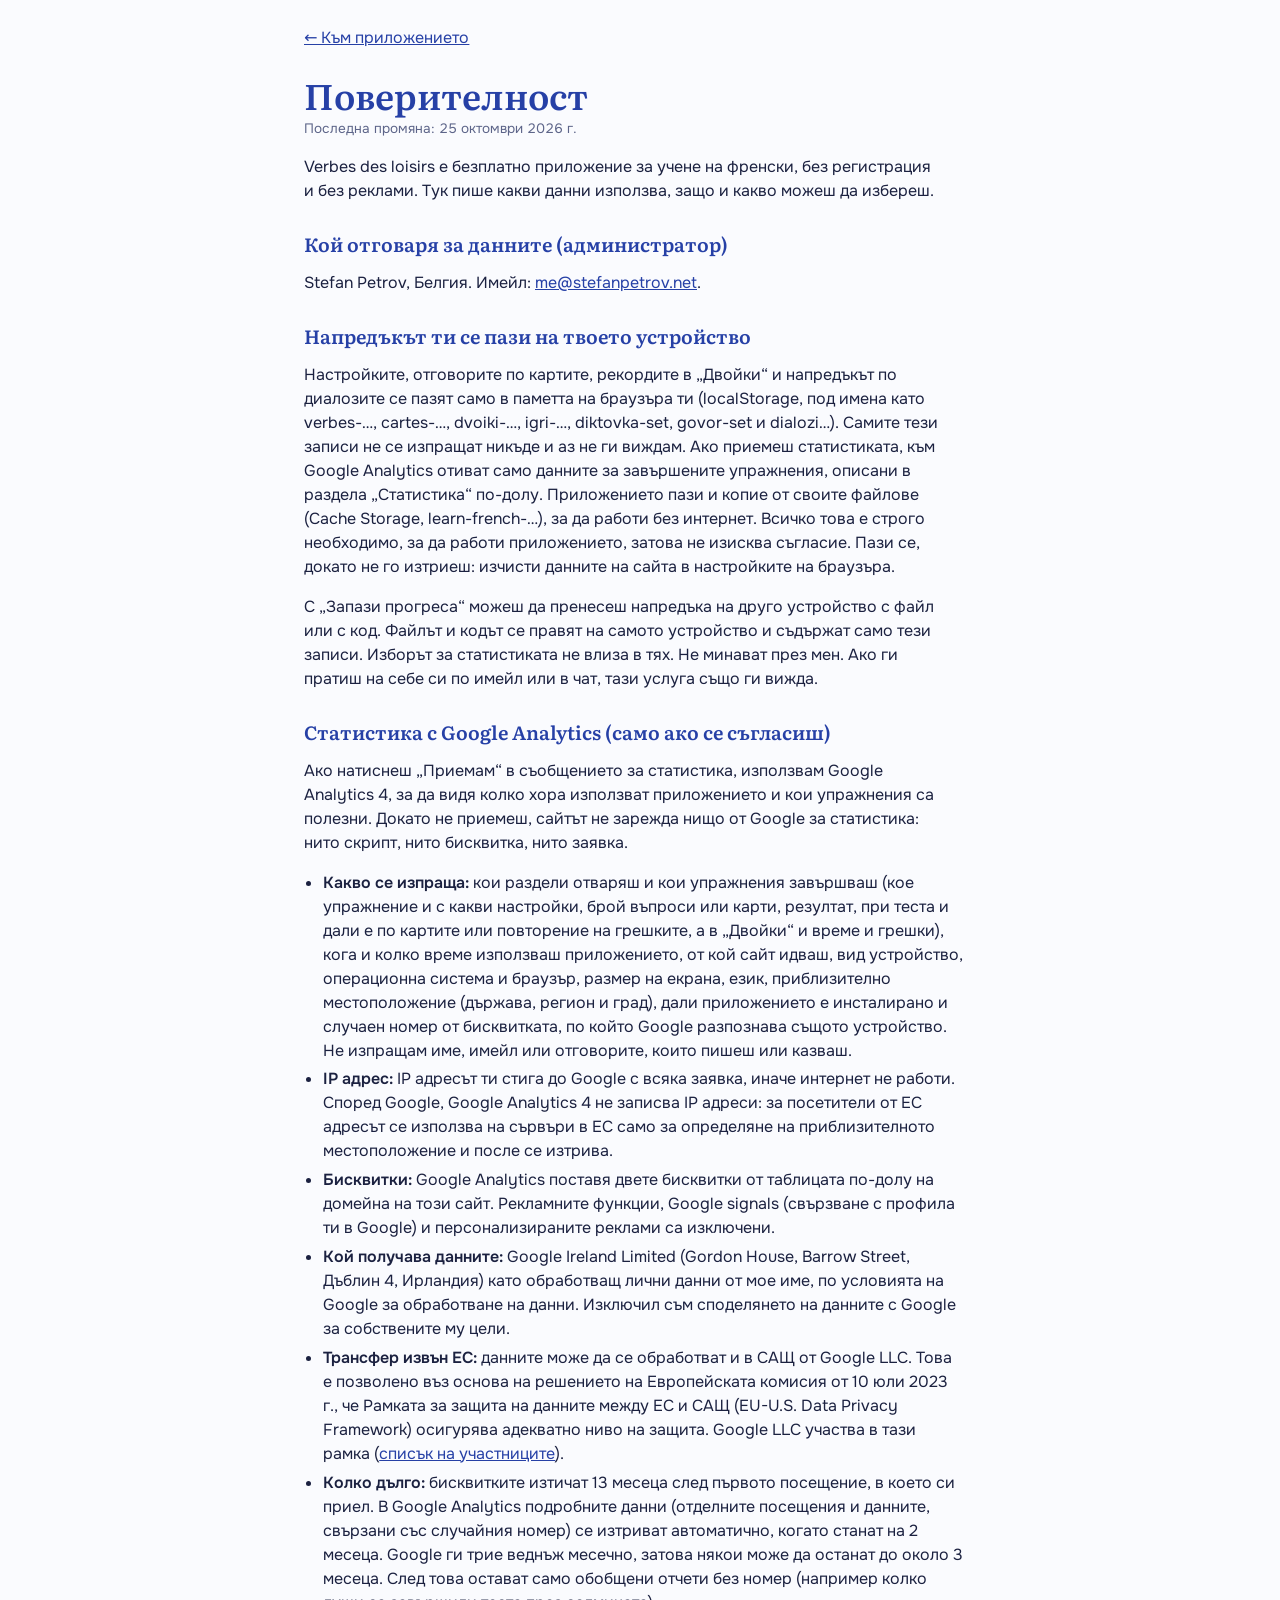
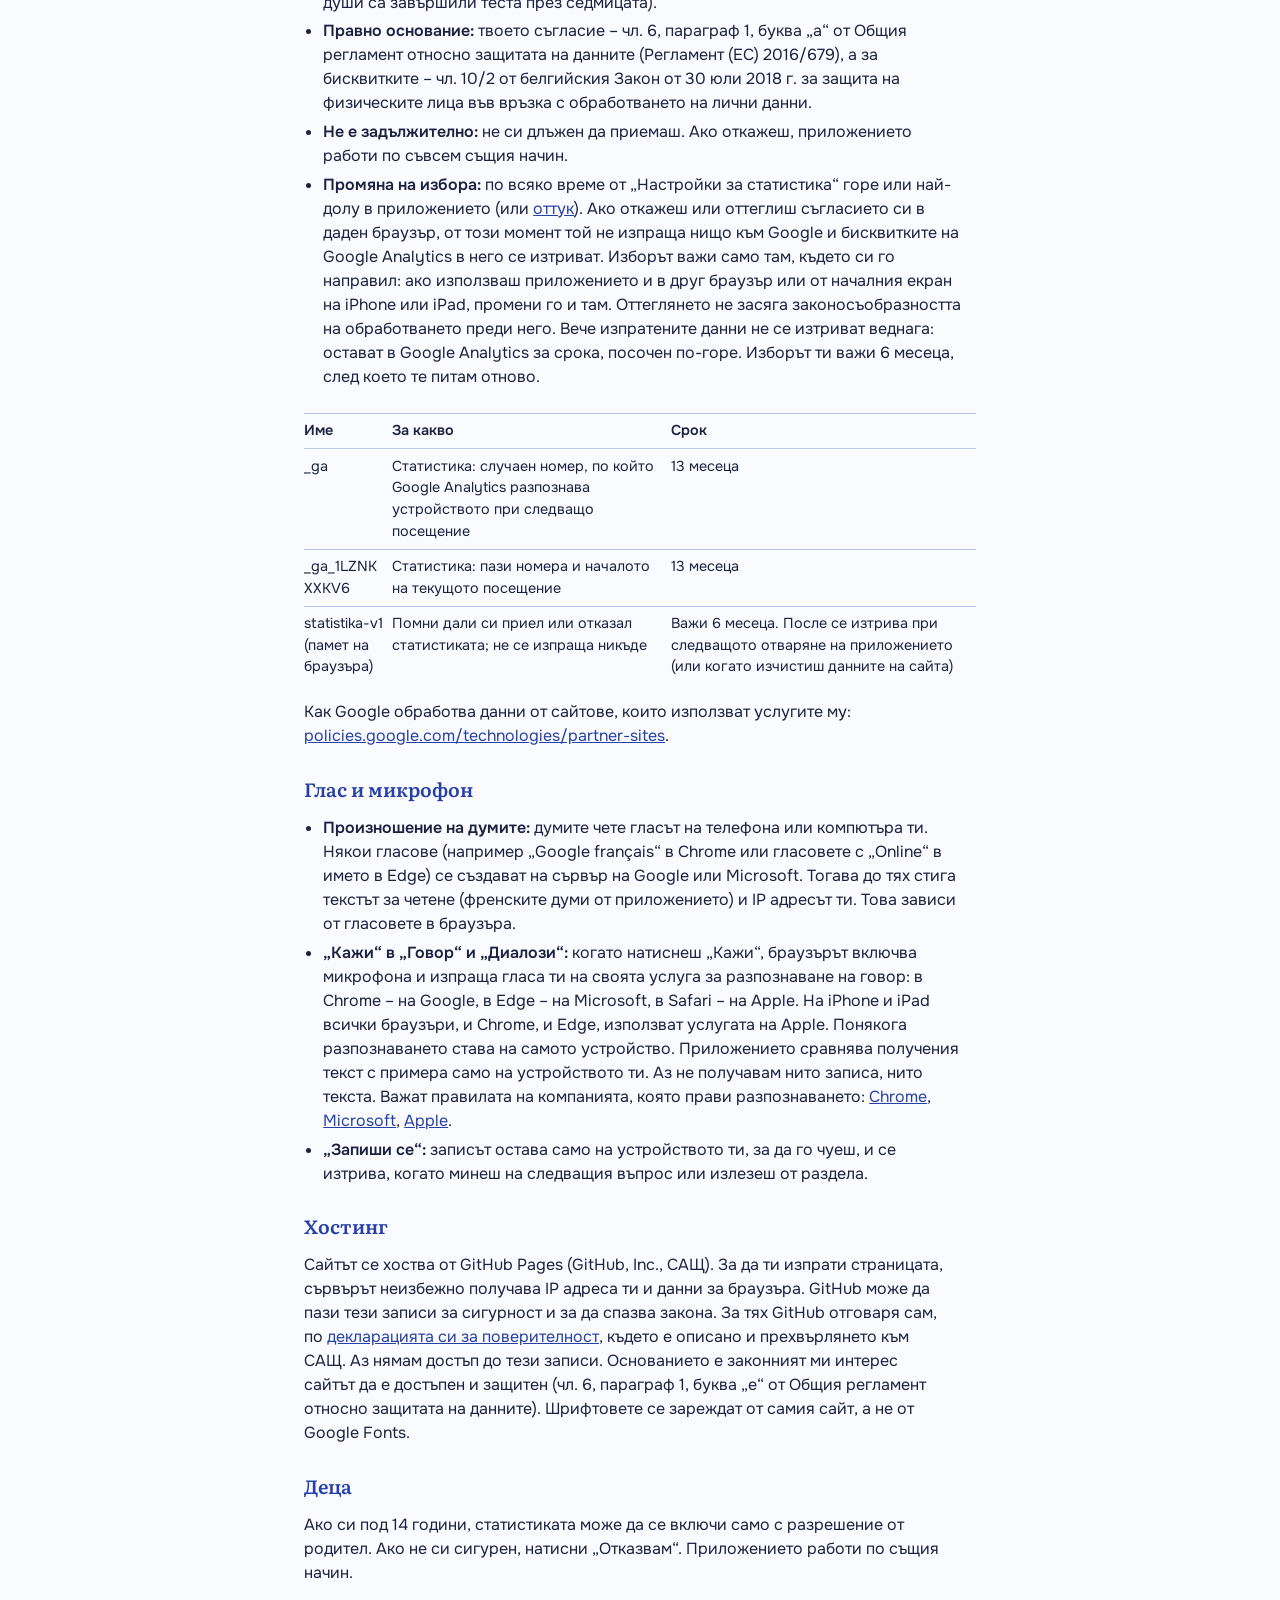
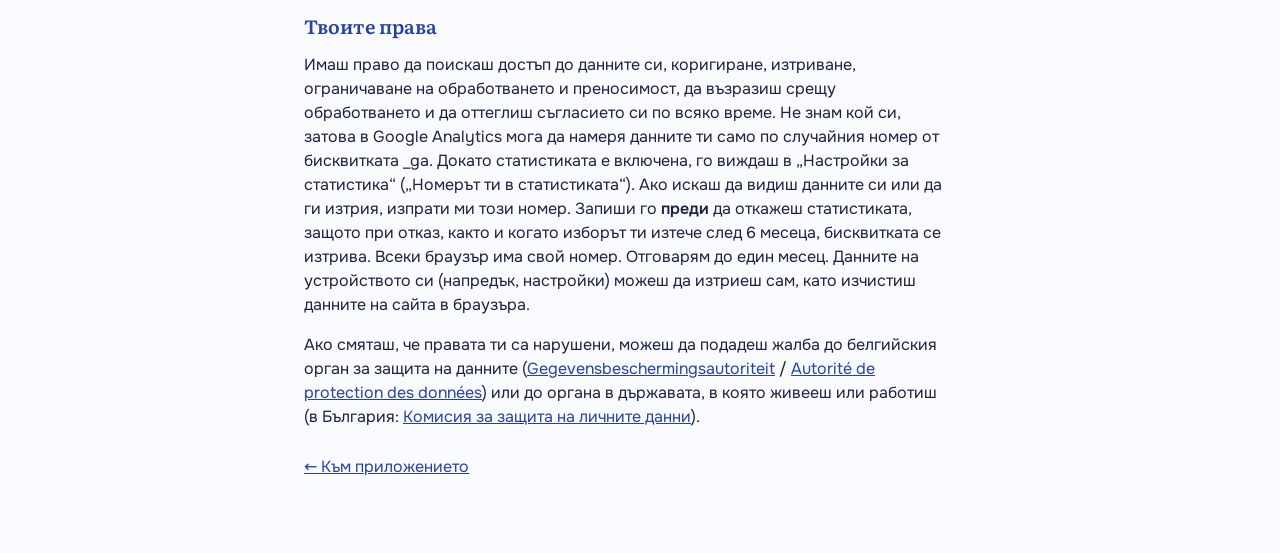
<file: privacy.html>
<!doctype html>
<html lang="bg">
<head>
<meta charset="utf-8">
<meta name="viewport" content="width=device-width,initial-scale=1,viewport-fit=cover">
<title>Поверителност · Verbes des loisirs</title>
<meta name="description" content="Какви данни използва приложението Verbes des loisirs и защо.">
<link rel="icon" href="icon.svg" type="image/svg+xml">
<meta name="theme-color" content="#2640a6">
<link rel="stylesheet" href="fonts.css">
<link rel="stylesheet" href="style.css">
<style>
  .policy h1 { font-size: clamp(1.7rem, 6vw, 2.2rem); margin: 1rem 0 .25rem; }
  .policy h2 { font-size: 1.2rem; margin: 1.8rem 0 .4rem; color: var(--ink); }
  .policy p, .policy li { max-width: 40rem; }
  .policy ul { padding-left: 1.2rem; }
  .policy li { margin-block: .3rem; }
  .policy a { color: var(--ink); overflow-wrap: anywhere; }
  .policy .table-box { overflow-x: auto; }
  .policy table { border-collapse: collapse; width: 100%; font-size: .9rem; margin-top: .5rem; }
  .policy th, .policy td { text-align: left; vertical-align: top; border-top: 1px solid var(--rule-strong); padding: .4rem .5rem .4rem 0; }
  .policy td:first-child { overflow-wrap: anywhere; }
  .policy .back { display: inline-flex; min-height: 44px; align-items: center; }
  .policy .meta { color: var(--muted); }
</style>
</head>
<body>
<main class="wrap policy">
  <a class="back" href="./">← Към приложението</a>
  <h1>Поверителност</h1>
  <p class="meta">Последна промяна: 25 октомври 2026 г.</p>

  <p>Verbes des loisirs е безплатно приложение за учене на френски, без регистрация и без реклами. Тук пише какви данни използва, защо и какво можеш да избереш.</p>

  <h2>Кой отговаря за данните (администратор)</h2>
  <p>Stefan Petrov, Белгия. Имейл: <a href="mailto:me@stefanpetrov.net">me@stefanpetrov.net</a>.</p>

  <h2>Напредъкът ти се пази на твоето устройство</h2>
  <p>Настройките, отговорите по картите, рекордите в „Двойки“ и напредъкът по диалозите се пазят само в паметта на браузъра ти (localStorage, под имена като verbes-…, cartes-…, dvoiki-…, igri-…, diktovka-set, govor-set и dialozi…). Самите тези записи не се изпращат никъде и аз не ги виждам. Ако приемеш статистиката, към Google Analytics отиват само данните за завършените упражнения, описани в раздела „Статистика“ по-долу. Приложението пази и копие от своите файлове (Cache Storage, learn-french-…), за да работи без интернет. Всичко това е строго необходимо, за да работи приложението, затова не изисква съгласие. Пази се, докато не го изтриеш: изчисти данните на сайта в настройките на браузъра.</p>
  <p>С „Запази прогреса“ можеш да пренесеш напредъка на друго устройство с файл или с код. Файлът и кодът се правят на самото устройство и съдържат само тези записи. Изборът за статистиката не влиза в тях. Не минават през мен. Ако ги пратиш на себе си по имейл или в чат, тази услуга също ги вижда.</p>

  <h2 id="statistika">Статистика с Google Analytics (само ако се съгласиш)</h2>
  <p>Ако натиснеш „Приемам“ в съобщението за статистика, използвам Google Analytics 4, за да видя колко хора използват приложението и кои упражнения са полезни. Докато не приемеш, сайтът не зарежда нищо от Google за статистика: нито скрипт, нито бисквитка, нито заявка.</p>
  <ul>
    <li><strong>Какво се изпраща:</strong> кои раздели отваряш и кои упражнения завършваш (кое упражнение и с какви настройки, брой въпроси или карти, резултат, при теста и дали е по картите или повторение на грешките, а в „Двойки“ и време и грешки), кога и колко време използваш приложението, от кой сайт идваш, вид устройство, операционна система и браузър, размер на екрана, език, приблизително местоположение (държава, регион и град), дали приложението е инсталирано и случаен номер от бисквитката, по който Google разпознава същото устройство. Не изпращам име, имейл или отговорите, които пишеш или казваш.</li>
    <li><strong>IP адрес:</strong> IP адресът ти стига до Google с всяка заявка, иначе интернет не работи. Според Google, Google Analytics 4 не записва IP адреси: за посетители от ЕС адресът се използва на сървъри в ЕС само за определяне на приблизителното местоположение и после се изтрива.</li>
    <li><strong>Бисквитки:</strong> Google Analytics поставя двете бисквитки от таблицата по-долу на домейна на този сайт. Рекламните функции, Google signals (свързване с профила ти в Google) и персонализираните реклами са изключени.</li>
    <li><strong>Кой получава данните:</strong> Google Ireland Limited (Gordon House, Barrow Street, Дъблин 4, Ирландия) като обработващ лични данни от мое име, по условията на Google за обработване на данни. Изключил съм споделянето на данните с Google за собствените му цели.</li>
    <li><strong>Трансфер извън ЕС:</strong> данните може да се обработват и в САЩ от Google LLC. Това е позволено въз основа на решението на Европейската комисия от 10 юли 2023 г., че Рамката за защита на данните между ЕС и САЩ (EU-U.S. Data Privacy Framework) осигурява адекватно ниво на защита. Google LLC участва в тази рамка (<a href="https://www.dataprivacyframework.gov/list" rel="noopener">списък на участниците</a>).</li>
    <li><strong>Колко дълго:</strong> бисквитките изтичат 13 месеца след първото посещение, в което си приел. В Google Analytics подробните данни (отделните посещения и данните, свързани със случайния номер) се изтриват автоматично, когато станат на 2 месеца. Google ги трие веднъж месечно, затова някои може да останат до около 3 месеца. След това остават само обобщени отчети без номер (например колко души са завършили теста през седмицата).</li>
    <li><strong>Правно основание:</strong> твоето съгласие – чл. 6, параграф 1, буква „а“ от Общия регламент относно защитата на данните (Регламент (ЕС) 2016/679), а за бисквитките – чл. 10/2 от белгийския Закон от 30 юли 2018 г. за защита на физическите лица във връзка с обработването на лични данни.</li>
    <li><strong>Не е задължително:</strong> не си длъжен да приемаш. Ако откажеш, приложението работи по съвсем същия начин.</li>
    <li><strong>Промяна на избора:</strong> по всяко време от „Настройки за статистика“ горе или най-долу в приложението (или <a href="./#statistika">оттук</a>). Ако откажеш или оттеглиш съгласието си в даден браузър, от този момент той не изпраща нищо към Google и бисквитките на Google Analytics в него се изтриват. Изборът важи само там, където си го направил: ако използваш приложението и в друг браузър или от началния екран на iPhone или iPad, промени го и там. Оттеглянето не засяга законосъобразността на обработването преди него. Вече изпратените данни не се изтриват веднага: остават в Google Analytics за срока, посочен по-горе. Изборът ти важи 6 месеца, след което те питам отново.</li>
  </ul>
  <div class="table-box">
    <table>
      <thead><tr><th>Име</th><th>За какво</th><th>Срок</th></tr></thead>
      <tbody>
        <tr><td>_ga</td><td>Статистика: случаен номер, по който Google Analytics разпознава устройството при следващо посещение</td><td>13 месеца</td></tr>
        <tr><td>_ga_1LZNKXXKV6</td><td>Статистика: пази номера и началото на текущото посещение</td><td>13 месеца</td></tr>
        <tr><td>statistika-v1 (памет на браузъра)</td><td>Помни дали си приел или отказал статистиката; не се изпраща никъде</td><td>Важи 6 месеца. После се изтрива при следващото отваряне на приложението (или когато изчистиш данните на сайта)</td></tr>
      </tbody>
    </table>
  </div>
  <p>Как Google обработва данни от сайтове, които използват услугите му: <a href="https://policies.google.com/technologies/partner-sites?hl=bg" rel="noopener">policies.google.com/technologies/partner-sites</a>.</p>

  <h2>Глас и микрофон</h2>
  <ul>
    <li><strong>Произношение на думите:</strong> думите чете гласът на телефона или компютъра ти. Някои гласове (например „Google français“ в Chrome или гласовете с „Online“ в името в Edge) се създават на сървър на Google или Microsoft. Тогава до тях стига текстът за четене (френските думи от приложението) и IP адресът ти. Това зависи от гласовете в браузъра.</li>
    <li><strong>„Кажи“ в „Говор“ и „Диалози“:</strong> когато натиснеш „Кажи“, браузърът включва микрофона и изпраща гласа ти на своята услуга за разпознаване на говор: в Chrome – на Google, в Edge – на Microsoft, в Safari – на Apple. На iPhone и iPad всички браузъри, и Chrome, и Edge, използват услугата на Apple. Понякога разпознаването става на самото устройство. Приложението сравнява получения текст с примера само на устройството ти. Аз не получавам нито записа, нито текста. Важат правилата на компанията, която прави разпознаването: <a href="https://www.google.com/chrome/privacy/" rel="noopener">Chrome</a>, <a href="https://privacy.microsoft.com/bg-bg/privacystatement" rel="noopener">Microsoft</a>, <a href="https://www.apple.com/legal/privacy/" rel="noopener">Apple</a>.</li>
    <li><strong>„Запиши се“:</strong> записът остава само на устройството ти, за да го чуеш, и се изтрива, когато минеш на следващия въпрос или излезеш от раздела.</li>
  </ul>

  <h2>Хостинг</h2>
  <p>Сайтът се хоства от GitHub Pages (GitHub, Inc., САЩ). За да ти изпрати страницата, сървърът неизбежно получава IP адреса ти и данни за браузъра. GitHub може да пази тези записи за сигурност и за да спазва закона. За тях GitHub отговаря сам, по <a href="https://docs.github.com/en/site-policy/privacy-policies/github-general-privacy-statement" rel="noopener">декларацията си за поверителност</a>, където е описано и прехвърлянето към САЩ. Аз нямам достъп до тези записи. Основанието е законният ми интерес сайтът да е достъпен и защитен (чл. 6, параграф 1, буква „е“ от Общия регламент относно защитата на данните). Шрифтовете се зареждат от самия сайт, а не от Google Fonts.</p>

  <h2>Деца</h2>
  <p>Ако си под 14 години, статистиката може да се включи само с разрешение от родител. Ако не си сигурен, натисни „Отказвам“. Приложението работи по същия начин.</p>

  <h2>Твоите права</h2>
  <p>Имаш право да поискаш достъп до данните си, коригиране, изтриване, ограничаване на обработването и преносимост, да възразиш срещу обработването и да оттеглиш съгласието си по всяко време. Не знам кой си, затова в Google Analytics мога да намеря данните ти само по случайния номер от бисквитката _ga. Докато статистиката е включена, го виждаш в „Настройки за статистика“ („Номерът ти в статистиката“). Ако искаш да видиш данните си или да ги изтрия, изпрати ми този номер. Запиши го <strong>преди</strong> да откажеш статистиката, защото при отказ, както и когато изборът ти изтече след 6 месеца, бисквитката се изтрива. Всеки браузър има свой номер. Отговарям до един месец. Данните на устройството си (напредък, настройки) можеш да изтриеш сам, като изчистиш данните на сайта в браузъра.</p>
  <p>Ако смяташ, че правата ти са нарушени, можеш да подадеш жалба до белгийския орган за защита на данните (<a href="https://www.gegevensbeschermingsautoriteit.be/" rel="noopener">Gegevensbeschermingsautoriteit</a> / <a href="https://www.autoriteprotectiondonnees.be/" rel="noopener">Autorité de protection des données</a>) или до органа в държавата, в която живееш или работиш (в България: <a href="https://www.cpdp.bg/" rel="noopener">Комисия за защита на личните данни</a>).</p>

  <p><a class="back" href="./">← Към приложението</a></p>
</main>
</body>
</html>
</file>
<file: fonts.css>
/* Literata and Onest, served from this site instead of Google Fonts
   (SIL Open Font License 1.1, see fonts/OFL-*.txt). Latin and Cyrillic only. */
/* cyrillic */
@font-face {
  font-family: 'Literata';
  font-style: italic;
  font-weight: 500;
  font-display: swap;
  src: url(fonts/literata-italic-cyrillic.woff2) format('woff2');
  unicode-range: U+0301, U+0400-045F, U+0490-0491, U+04B0-04B1, U+2116;
}
/* latin */
@font-face {
  font-family: 'Literata';
  font-style: italic;
  font-weight: 500;
  font-display: swap;
  src: url(fonts/literata-italic-latin.woff2) format('woff2');
  unicode-range: U+0000-00FF, U+0131, U+0152-0153, U+02BB-02BC, U+02C6, U+02DA, U+02DC, U+0304, U+0308, U+0329, U+2000-206F, U+20AC, U+2122, U+2191, U+2193, U+2212, U+2215, U+FEFF, U+FFFD;
}
/* cyrillic */
@font-face {
  font-family: 'Literata';
  font-style: normal;
  font-weight: 400;
  font-display: swap;
  src: url(fonts/literata-normal-cyrillic.woff2) format('woff2');
  unicode-range: U+0301, U+0400-045F, U+0490-0491, U+04B0-04B1, U+2116;
}
/* latin */
@font-face {
  font-family: 'Literata';
  font-style: normal;
  font-weight: 400;
  font-display: swap;
  src: url(fonts/literata-normal-latin.woff2) format('woff2');
  unicode-range: U+0000-00FF, U+0131, U+0152-0153, U+02BB-02BC, U+02C6, U+02DA, U+02DC, U+0304, U+0308, U+0329, U+2000-206F, U+20AC, U+2122, U+2191, U+2193, U+2212, U+2215, U+FEFF, U+FFFD;
}
/* cyrillic */
@font-face {
  font-family: 'Literata';
  font-style: normal;
  font-weight: 600;
  font-display: swap;
  src: url(fonts/literata-normal-cyrillic.woff2) format('woff2');
  unicode-range: U+0301, U+0400-045F, U+0490-0491, U+04B0-04B1, U+2116;
}
/* latin */
@font-face {
  font-family: 'Literata';
  font-style: normal;
  font-weight: 600;
  font-display: swap;
  src: url(fonts/literata-normal-latin.woff2) format('woff2');
  unicode-range: U+0000-00FF, U+0131, U+0152-0153, U+02BB-02BC, U+02C6, U+02DA, U+02DC, U+0304, U+0308, U+0329, U+2000-206F, U+20AC, U+2122, U+2191, U+2193, U+2212, U+2215, U+FEFF, U+FFFD;
}
/* cyrillic */
@font-face {
  font-family: 'Onest';
  font-style: normal;
  font-weight: 400;
  font-display: swap;
  src: url(fonts/onest-normal-cyrillic.woff2) format('woff2');
  unicode-range: U+0301, U+0400-045F, U+0490-0491, U+04B0-04B1, U+2116;
}
/* latin */
@font-face {
  font-family: 'Onest';
  font-style: normal;
  font-weight: 400;
  font-display: swap;
  src: url(fonts/onest-normal-latin.woff2) format('woff2');
  unicode-range: U+0000-00FF, U+0131, U+0152-0153, U+02BB-02BC, U+02C6, U+02DA, U+02DC, U+0304, U+0308, U+0329, U+2000-206F, U+20AC, U+2122, U+2191, U+2193, U+2212, U+2215, U+FEFF, U+FFFD;
}
/* cyrillic */
@font-face {
  font-family: 'Onest';
  font-style: normal;
  font-weight: 500;
  font-display: swap;
  src: url(fonts/onest-normal-cyrillic.woff2) format('woff2');
  unicode-range: U+0301, U+0400-045F, U+0490-0491, U+04B0-04B1, U+2116;
}
/* latin */
@font-face {
  font-family: 'Onest';
  font-style: normal;
  font-weight: 500;
  font-display: swap;
  src: url(fonts/onest-normal-latin.woff2) format('woff2');
  unicode-range: U+0000-00FF, U+0131, U+0152-0153, U+02BB-02BC, U+02C6, U+02DA, U+02DC, U+0304, U+0308, U+0329, U+2000-206F, U+20AC, U+2122, U+2191, U+2193, U+2212, U+2215, U+FEFF, U+FFFD;
}
/* cyrillic */
@font-face {
  font-family: 'Onest';
  font-style: normal;
  font-weight: 600;
  font-display: swap;
  src: url(fonts/onest-normal-cyrillic.woff2) format('woff2');
  unicode-range: U+0301, U+0400-045F, U+0490-0491, U+04B0-04B1, U+2116;
}
/* latin */
@font-face {
  font-family: 'Onest';
  font-style: normal;
  font-weight: 600;
  font-display: swap;
  src: url(fonts/onest-normal-latin.woff2) format('woff2');
  unicode-range: U+0000-00FF, U+0131, U+0152-0153, U+02BB-02BC, U+02C6, U+02DA, U+02DC, U+0304, U+0308, U+0329, U+2000-206F, U+20AC, U+2122, U+2191, U+2193, U+2212, U+2215, U+FEFF, U+FFFD;
}
</file>
<file: style.css>
/* Base reset */
:root{color-scheme:light;box-sizing:border-box;padding-top:env(safe-area-inset-top,0px);padding-bottom:env(safe-area-inset-bottom,0px)}
html{scroll-padding-top:env(safe-area-inset-top,0px)}
body{margin:0;padding:0;font:14px -apple-system,BlinkMacSystemFont,sans-serif;background:#fff;color:#000}
img{max-width:100%}
[hidden]:not([hidden=until-found i]){display:none!important}

/* Layout: one column like a French school cahier — Seyès-ruled header with red margin, two views (verb list / test), endings and grades in red "teacher's ink" */
:root {
  --paper: #fafbfe;
  --surface: #ffffff;
  --fg: #1b2140;
  --muted: #5d6589;
  --ink: #2640a6;
  --ink-soft: #e9edfb;
  --rule: #dce1f2;
  --rule-strong: #bcc6e8;
  --margin: #c9353c;
  --ok: #1d7a4c;
  --warn: #9a6200;
  --f-display: 'Literata', Georgia, 'Times New Roman', serif;
  --f-body: 'Onest', system-ui, -apple-system, 'Segoe UI', Roboto, sans-serif;
}
@media (prefers-color-scheme: dark) {
  :root:not([data-theme="light"]) {
    --paper: #11152a; --surface: #171c35; --fg: #e4e8f6; --muted: #9ba4c8;
    --ink: #9db1ff; --ink-soft: #222a4c; --rule: #262e52; --rule-strong: #38427a; --margin: #ff7c81;
    --ok: #63d49d; --warn: #f2b65a;
    color-scheme: dark;
  }
}
:root[data-theme="dark"] {
  --paper: #11152a; --surface: #171c35; --fg: #e4e8f6; --muted: #9ba4c8;
  --ink: #9db1ff; --ink-soft: #222a4c; --rule: #262e52; --rule-strong: #38427a; --margin: #ff7c81;
  --ok: #63d49d; --warn: #f2b65a;
  color-scheme: dark;
}

* { box-sizing: border-box; }
[hidden] { display: none !important; }
body {
  background: var(--paper);
  color: var(--fg);
  font-family: var(--f-body);
  font-size: 1rem;
  line-height: 1.5;
}
.wrap {
  max-width: 44rem;
  margin-inline: auto;
  padding-inline: 16px;
  padding-block: 16px 48px;
}

/* Header on Seyès ruled paper */
.cahier {
  --m: 2.25rem;
  position: relative;
  border: 1px solid var(--rule-strong);
  border-radius: 6px;
  padding-block: 1.5rem 1.25rem;
  padding-inline: calc(var(--m) + 1rem) 1.25rem;
  background-color: var(--surface);
  background-image:
    linear-gradient(to right, transparent var(--m), var(--margin) var(--m), var(--margin) calc(var(--m) + 2px), transparent calc(var(--m) + 2px)),
    repeating-linear-gradient(to bottom, transparent 0 31px, var(--rule-strong) 31px 32px),
    repeating-linear-gradient(to right, transparent 0 31px, var(--rule) 31px 32px),
    repeating-linear-gradient(to bottom, transparent 0 7px, var(--rule) 7px 8px);
  display: grid;
  gap: .5rem;
}
.eyebrow {
  margin: 0;
  font-size: .75rem;
  font-weight: 600;
  letter-spacing: .08em;
  text-transform: uppercase;
  color: var(--margin);
}
h1 {
  margin: 0;
  font-family: var(--f-display);
  font-weight: 600;
  font-size: clamp(1.9rem, 6vw, 2.6rem);
  line-height: 1.1;
  color: var(--ink);
  text-wrap: balance;
}
.lede { margin: 0; max-width: 34rem; }
.lede .end { font-weight: 600; }
.meta { margin: 0; font-size: .85rem; color: var(--muted); font-variant-numeric: tabular-nums; }

.hint {
  margin-top: 1rem;
  padding: .75rem 1rem;
  border-radius: 8px;
  background: var(--ink-soft);
  font-size: .9rem;
}

/* View tabs */
.tabs {
  margin-top: 1rem;
  display: flex;
  gap: .25rem;
  padding: .25rem;
  border: 1px solid var(--rule-strong);
  border-radius: 999px;
  background: var(--surface);
  width: fit-content;
  max-width: 100%;
}
.tabs button {
  font: inherit;
  font-weight: 600;
  font-size: .95rem;
  border: 0;
  border-radius: 999px;
  padding: .5rem 1.3rem;
  min-height: 40px;
  background: transparent;
  color: var(--muted);
  cursor: pointer;
}
.tabs button[aria-selected="true"] { background: var(--ink); color: var(--surface); }

/* Sticky bar */
.bar {
  position: sticky;
  top: env(safe-area-inset-top, 0px);
  z-index: 5;
  margin-top: .75rem;
  background: var(--paper);
  border-bottom: 1px solid var(--rule-strong);
  display: flex;
  align-items: center;
  gap: .75rem;
  padding-block: .6rem;
}
.chips {
  flex: 1;
  min-width: 0;
  display: flex;
  gap: .4rem;
  overflow-x: auto;
  scrollbar-width: none;
}
.chips::-webkit-scrollbar { display: none; }
.chips a {
  flex: none;
  font-size: .85rem;
  font-weight: 500;
  color: var(--fg);
  text-decoration: none;
  padding: .35rem .7rem;
  border: 1px solid var(--rule-strong);
  border-radius: 999px;
  background: var(--surface);
  white-space: nowrap;
}
.chips a:hover { border-color: var(--ink); color: var(--ink); }
.speed {
  flex: none;
  display: flex;
  border: 1px solid var(--rule-strong);
  border-radius: 999px;
  overflow: hidden;
}
.speed button {
  font: inherit;
  font-size: .8rem;
  font-weight: 500;
  border: 0;
  padding: .35rem .7rem;
  background: var(--surface);
  color: var(--muted);
  cursor: pointer;
}
.speed button[aria-pressed="true"] { background: var(--ink); color: var(--surface); }

/* Sections */
section { scroll-margin-top: 4.5rem; padding-top: 2rem; }
.sec-head {
  display: flex;
  align-items: flex-start;
  justify-content: space-between;
  gap: 1rem;
  padding-bottom: .6rem;
  border-bottom: 1px solid var(--rule-strong);
}
.sec-head > div { min-width: 0; }
h2 {
  margin: 0;
  font-family: var(--f-display);
  font-weight: 600;
  font-size: 1.4rem;
  line-height: 1.2;
  text-wrap: balance;
}
.sub { margin: .25rem 0 0; color: var(--muted); font-size: .92rem; }
.play {
  flex: none;
  font: inherit;
  font-size: .82rem;
  font-weight: 600;
  color: var(--ink);
  background: transparent;
  border: 1px solid var(--rule-strong);
  border-radius: 999px;
  padding: .4rem .8rem;
  cursor: pointer;
  display: inline-flex;
  align-items: center;
  gap: .35rem;
  min-height: 36px;
}
.play.playing { border-color: var(--margin); color: var(--margin); }

/* Verb rows */
.verb {
  display: grid;
  grid-template-columns: minmax(0, 1.05fr) minmax(0, 1fr) auto;
  column-gap: .75rem;
  row-gap: .25rem;
  align-items: center;
  padding-block: .6rem .7rem;
  border-bottom: 1px solid var(--rule);
}
.meaning { min-width: 0; color: var(--fg); }
.say {
  font-family: var(--f-display);
  font-weight: 600;
  font-size: 1.15rem;
  color: var(--ink);
  background: transparent;
  border: 0;
  border-radius: 6px;
  padding: .3rem .4rem;
  margin-left: -.4rem;
  min-height: 40px;
  cursor: pointer;
  display: inline-flex;
  align-items: center;
  gap: .45rem;
  text-align: left;
  max-width: 100%;
}
.say:hover, .form:hover { background: var(--ink-soft); }
.vplay {
  width: 36px;
  height: 36px;
  border-radius: 999px;
  border: 1px solid var(--rule-strong);
  background: transparent;
  color: var(--ink);
  cursor: pointer;
  display: inline-flex;
  align-items: center;
  justify-content: center;
}
.vplay svg { width: 14px; height: 14px; }
.vplay.playing { border-color: var(--margin); color: var(--margin); }

.conj {
  grid-column: 1 / -1;
  display: grid;
  grid-template-columns: repeat(2, minmax(0, 1fr));
  grid-template-rows: repeat(3, auto);
  grid-auto-flow: column;
  column-gap: .75rem;
}
.form {
  font: inherit;
  font-size: .95rem;
  color: var(--fg);
  background: transparent;
  border: 0;
  border-radius: 6px;
  padding: .25rem .4rem;
  margin-left: -.4rem;
  min-height: 34px;
  cursor: pointer;
  display: flex;
  align-items: center;
  gap: .4rem;
  text-align: left;
  min-width: 0;
}
.form > span { min-width: 0; overflow-wrap: anywhere; }
.pr { color: var(--muted); }
.end { color: var(--margin); font-weight: 600; }

.chip {
  font-family: var(--f-body);
  font-size: .86rem;
  font-weight: 500;
  color: var(--ink);
  background: var(--surface);
  border: 1px solid var(--rule-strong);
  border-radius: 999px;
  padding: .3rem .7rem;
  min-height: 34px;
  cursor: pointer;
  display: inline-flex;
  align-items: center;
  gap: .35rem;
}
.chip:hover { border-color: var(--ink); }
.icon { width: 1em; height: 1em; flex: none; opacity: .5; }
.form .icon { width: .8em; height: .8em; opacity: .35; }
.chip .icon { width: .85em; height: .85em; }
.speaking { background: var(--ink-soft); }
.chip.speaking { border-color: var(--margin); }
.speaking .icon { opacity: 1; color: var(--margin); animation: pulse .7s ease-in-out infinite alternate; }
@keyframes pulse { from { transform: scale(.85); } to { transform: scale(1.1); } }

button:focus-visible, a:focus-visible, summary:focus-visible { outline: 2px solid var(--margin); outline-offset: 2px; }

/* Notes */
.note {
  margin-top: 1.25rem;
  padding: 1rem 1.1rem;
  border-radius: 8px;
  background: var(--ink-soft);
  display: grid;
  gap: .6rem;
}
.note h3 {
  margin: 0;
  font-family: var(--f-display);
  font-style: italic;
  font-weight: 500;
  font-size: 1.1rem;
}
.note-item {
  display: flex;
  flex-wrap: wrap;
  align-items: center;
  column-gap: .75rem;
  row-gap: .2rem;
}
.note-item span { color: var(--fg); font-size: .92rem; min-width: 0; }

footer, .tip {
  margin-top: 2.5rem;
  padding-top: 1rem;
  border-top: 1px solid var(--rule-strong);
  color: var(--muted);
  font-size: .85rem;
  max-width: 34rem;
}

/* ---------- Test ---------- */
.settings {
  margin-top: 1rem;
  border: 1px solid var(--rule-strong);
  border-radius: 10px;
  background: var(--surface);
}
.settings summary {
  list-style: none;
  cursor: pointer;
  padding: .7rem 1rem;
  display: flex;
  justify-content: space-between;
  align-items: center;
  gap: .75rem;
  font-weight: 600;
  border-radius: 10px;
}
.settings summary::-webkit-details-marker { display: none; }
.settings summary .sum { color: var(--muted); font-weight: 500; font-size: .86rem; text-align: right; min-width: 0; }
.settings summary::after { content: '▾'; color: var(--muted); flex: none; }
.settings[open] summary::after { content: '▴'; }
.settings-body { padding: 0 1rem 1rem; display: grid; gap: .9rem; }
.field { display: grid; gap: .4rem; }
.field-label {
  font-size: .72rem;
  font-weight: 600;
  letter-spacing: .08em;
  text-transform: uppercase;
  color: var(--muted);
}
.seg { display: flex; flex-wrap: wrap; gap: .4rem; }
.toggle {
  font: inherit;
  font-size: .86rem;
  font-weight: 500;
  color: var(--fg);
  background: var(--paper);
  border: 1px solid var(--rule-strong);
  border-radius: 999px;
  padding: .35rem .8rem;
  min-height: 36px;
  cursor: pointer;
}
.toggle[aria-pressed="true"] { background: var(--ink); border-color: var(--ink); color: var(--surface); }
.set-note { margin: 0; font-size: .82rem; color: var(--muted); }

.qcard {
  margin-top: 1rem;
  border: 1px solid var(--rule-strong);
  border-radius: 12px;
  background: var(--surface);
  padding: 1.1rem 1.1rem 1rem;
  display: grid;
  gap: 1rem;
}
.qtop {
  display: flex;
  justify-content: space-between;
  gap: 1rem;
  font-size: .85rem;
  color: var(--muted);
  font-variant-numeric: tabular-nums;
}
.progress { height: 4px; background: var(--rule); border-radius: 2px; overflow: hidden; margin-top: -.6rem; }
.progress > i { display: block; height: 100%; background: var(--ink); transition: width .3s ease; }
.kind { margin: 0; }
.qverb { display: flex; align-items: center; flex-wrap: wrap; column-gap: .75rem; }
.qverb .say { font-size: 1.5rem; }
.qline, .sentence {
  margin: 0;
  font-family: var(--f-display);
  font-size: 1.25rem;
  line-height: 2.1;
}
.qline .pr { font-family: var(--f-display); }
.ans {
  font: inherit;
  font-family: var(--f-display);
  font-size: 1.15rem;
  font-weight: 600;
  color: var(--ink);
  width: 8.5em;
  max-width: 100%;
  border: 0;
  border-bottom: 2px solid var(--ink);
  border-radius: 4px 4px 0 0;
  background: var(--ink-soft);
  padding: .05rem .4rem;
  line-height: 1.5;
}
.ans:focus { outline: none; border-bottom-color: var(--margin); }
.ans.ok { border-bottom-color: var(--ok); color: var(--ok); }
.ans.near { border-bottom-color: var(--warn); color: var(--warn); }
.ans.bad { border-bottom-color: var(--margin); color: var(--margin); text-decoration: line-through; }
.inf-hint { font-style: italic; color: var(--muted); font-size: 1rem; }
.bgline { margin: -.4rem 0 0; color: var(--muted); font-size: .95rem; }
.keys { display: flex; flex-wrap: wrap; gap: .35rem; }
.keys button {
  min-width: 2.5rem;
  min-height: 2.5rem;
  font: inherit;
  font-family: var(--f-display);
  font-size: 1.15rem;
  border: 1px solid var(--rule-strong);
  border-radius: 8px;
  background: var(--paper);
  color: var(--fg);
  cursor: pointer;
}
.keys button:hover { border-color: var(--ink); }
.feedback {
  border-radius: 8px;
  padding: .7rem .9rem;
  background: var(--ink-soft);
  display: grid;
  gap: .25rem;
}
.verdict { margin: 0; font-weight: 600; }
.verdict.ok { color: var(--ok); }
.verdict.near { color: var(--warn); }
.verdict.bad { color: var(--margin); }
.fb-line { margin: 0; display: flex; flex-wrap: wrap; align-items: center; column-gap: .5rem; font-size: .92rem; color: var(--muted); }
.feedback .form, .feedback .sbtn { font-size: 1.05rem; font-family: var(--f-display); }
.sbtn {
  font: inherit;
  color: var(--fg);
  background: transparent;
  border: 0;
  border-radius: 6px;
  padding: .25rem .4rem;
  margin-left: -.4rem;
  min-height: 34px;
  cursor: pointer;
  display: flex;
  align-items: center;
  gap: .4rem;
  text-align: left;
}
.sbtn:hover { background: var(--surface); }
.sbtn .icon { width: .8em; height: .8em; opacity: .4; }
.actions { display: flex; gap: .5rem; justify-content: flex-end; flex-wrap: wrap; }
.btn {
  font: inherit;
  font-weight: 600;
  padding: .55rem 1.2rem;
  min-height: 44px;
  border-radius: 999px;
  border: 1px solid var(--rule-strong);
  background: transparent;
  color: var(--fg);
  cursor: pointer;
}
.btn.primary { background: var(--ink); border-color: var(--ink); color: var(--surface); }

.result-head { display: flex; align-items: flex-end; justify-content: space-between; flex-wrap: wrap; gap: .5rem 1.5rem; }
.score {
  margin: 0;
  font-family: var(--f-display);
  font-weight: 600;
  font-size: 3.2rem;
  line-height: 1;
  color: var(--ink);
  font-variant-numeric: tabular-nums;
}
.score small { font-size: 1.3rem; color: var(--muted); font-weight: 400; }
.grade {
  margin: 0;
  font-family: var(--f-display);
  font-style: italic;
  font-size: 1.6rem;
  color: var(--margin);
  transform: rotate(-4deg);
  border: 2px solid var(--margin);
  border-radius: 999px;
  padding: .1rem .9rem;
}
.result-msg { margin: 0; font-size: 1.05rem; }
.result-msg i { font-family: var(--f-display); }
.mistakes h3 { margin: 0 0 .3rem; font-family: var(--f-display); font-style: italic; font-weight: 500; font-size: 1.1rem; }
.mistakes ul { list-style: none; margin: 0; padding: 0; }
.mistakes li { border-top: 1px solid var(--rule); padding-block: .55rem; display: grid; gap: .1rem; }
.m-prompt { color: var(--muted); font-size: .9rem; }
.given { color: var(--margin); text-decoration: line-through; }

@media (prefers-reduced-motion: reduce) {
  .speaking .icon { animation: none; }
  .progress > i { transition: none; }
}
@media (prefers-reduced-motion: no-preference) {
  html { scroll-behavior: smooth; }
}
@media (max-width: 420px) {
  .cahier { --m: 1.9rem; padding-inline: calc(var(--m) + .9rem) 1rem; }
  .speed button { padding: .35rem .55rem; }
  .form { font-size: .9rem; gap: .3rem; }
  .conj { column-gap: .5rem; }
  .qcard { padding-inline: .9rem; }
  .qline, .sentence { font-size: 1.15rem; }
}

/* ---------- Tenses ---------- */
.tense-bar { margin-top: 1rem; }
.tag {
  display: inline-block;
  font-size: .72rem;
  font-weight: 600;
  letter-spacing: .04em;
  color: var(--margin);
  border: 1px solid currentColor;
  border-radius: 999px;
  padding: 0 .45rem;
  vertical-align: .1em;
}
.ans.wide { width: 12em; }
.linkbtn {
  font: inherit;
  color: var(--ink);
  background: none;
  border: 0;
  padding: 0;
  text-decoration: underline;
  cursor: pointer;
}

/* ---------- Flashcards ---------- */
.fc-box { margin-top: 1rem; display: grid; gap: 1rem; }
.fc-box .progress { margin-top: -.6rem; }
.streak { color: var(--margin); font-weight: 600; }
.fcard {
  perspective: 1200px;
  touch-action: pan-y;
  user-select: none;
  -webkit-user-select: none;
  cursor: pointer;
  transition: transform .22s ease, opacity .22s ease;
}
.fcard.flipped { cursor: grab; }
.fc-inner {
  display: grid;
  transform-style: preserve-3d;
  transition: transform .45s cubic-bezier(.3, .7, .3, 1);
}
.fcard.flipped .fc-inner { transform: rotateY(180deg); }
.face {
  --m: 2.25rem;
  grid-area: 1 / 1;
  backface-visibility: hidden;
  -webkit-backface-visibility: hidden;
  min-height: 15rem;
  border: 1px solid var(--rule-strong);
  border-radius: 12px;
  padding: 1.2rem 1.1rem 1rem calc(var(--m) + 1rem);
  background-color: var(--surface);
  background-image:
    linear-gradient(to right, transparent var(--m), var(--margin) var(--m), var(--margin) calc(var(--m) + 2px), transparent calc(var(--m) + 2px)),
    repeating-linear-gradient(to bottom, transparent 0 31px, var(--rule) 31px 32px);
  box-shadow: 0 6px 18px rgb(27 33 64 / .08);
  display: flex;
  flex-direction: column;
  justify-content: center;
  align-items: flex-start;
  gap: .6rem;
}
.face.back { transform: rotateY(180deg); }
.face .eyebrow { margin: 0; }
.big-text {
  margin: 0;
  font-family: var(--f-display);
  font-weight: 600;
  font-size: clamp(1.5rem, 6vw, 2rem);
  line-height: 1.25;
  color: var(--fg);
}
.say.big { font-size: clamp(1.7rem, 7vw, 2.3rem); }
.form.big { font-family: var(--f-display); font-size: clamp(1.35rem, 5.5vw, 1.8rem); font-weight: 600; }
.form.big .icon, .say.big .icon { width: .6em; height: .6em; }
.fc-hint { margin: auto 0 0; font-size: .8rem; color: var(--muted); }
.fc-keys { margin: -.4rem 0 0; font-size: .8rem; color: var(--muted); text-align: center; }
.fc-actions { justify-content: center; }
.fc-actions .btn { min-width: 8rem; }
.fcard.out-right { transform: translateX(40%) rotate(6deg); opacity: 0; }
.fcard.out-left { transform: translateX(-40%) rotate(-6deg); opacity: 0; }
@media (prefers-reduced-motion: reduce) {
  .fc-inner, .fcard { transition: none; }
}
@media (max-width: 420px) {
  .face { --m: 1.9rem; padding-left: calc(var(--m) + .9rem); }
}

/* ---------- After a card round: what next ---------- */
.next-title {
  margin: .25rem 0 -.4rem;
  font-family: var(--f-display);
  font-style: italic;
  font-weight: 500;
  font-size: 1.1rem;
}
.choices { display: grid; gap: .5rem; }
.choice {
  font: inherit;
  text-align: left;
  color: var(--fg);
  background: var(--paper);
  border: 1px solid var(--rule-strong);
  border-radius: 10px;
  padding: .75rem 2.4rem .75rem 1rem;
  min-height: 44px;
  cursor: pointer;
  display: grid;
  gap: .15rem;
  position: relative;
}
.choice::after {
  content: '→';
  content: '→' / '';
  position: absolute;
  right: 1rem;
  top: 50%;
  transform: translateY(-50%);
  color: var(--muted);
}
.choice:hover { border-color: var(--ink); }
.choice.primary { border-color: var(--ink); background: var(--ink-soft); }
.choice.primary::after { color: var(--ink); }
.choice-title { font-weight: 600; }
.choice.primary .choice-title { color: var(--ink); }
.choice-desc { font-size: .86rem; color: var(--muted); }
.choice-sub { justify-self: start; font-size: .88rem; margin: -.3rem 0 0 1rem; min-height: 44px; }
.qtop > span:last-child { white-space: nowrap; }

.qcard:focus { outline: none; }

/* ---------- Dictation ---------- */
.dk-play { display: flex; gap: .5rem; flex-wrap: wrap; }
.dk-btn { display: inline-flex; align-items: center; gap: .4rem; }
.dk-btn .icon { width: .9em; height: .9em; opacity: 1; }
.dk-btn.speaking { background: var(--margin); border-color: var(--margin); color: var(--surface); }
.dk-btn.speaking .icon { color: inherit; }
.ans.dk-ans {
  display: block;
  width: 100%;
  font-weight: 500;
  resize: none;
  line-height: 1.5;
  padding: .35rem .5rem;
}
.ans.dk-ans::placeholder { color: var(--muted); font-weight: 400; font-style: italic; }
.dk-answer { font-family: var(--f-display); font-size: 1.05rem; }
.dk-answer > span { overflow-wrap: anywhere; }
.dk-near { color: var(--warn); text-decoration: underline wavy; text-underline-offset: 3px; }
.dk-bad { color: var(--margin); font-weight: 600; text-decoration: underline; text-underline-offset: 3px; }
.dk-extra { color: var(--margin); text-decoration: line-through; }
.dk-given { font-family: var(--f-display); }

/* seven tabs in one row: spread over the full width, and on a narrow phone the row
   scrolls sideways (the edge fades where more tabs are hidden) */
.tabs {
  width: 100%;
  flex-wrap: nowrap;
  overflow-x: auto;
  overscroll-behavior-x: contain;
  scrollbar-width: none;
  scroll-padding-inline: .5rem;
}
.tabs::-webkit-scrollbar { display: none; }
.tabs button { flex: 1 0 auto; white-space: nowrap; padding-inline: .75rem; }
.tabs.more-right { -webkit-mask-image: linear-gradient(to right, #000 calc(100% - 2.5rem), transparent); mask-image: linear-gradient(to right, #000 calc(100% - 2.5rem), transparent); }
.tabs.more-left { -webkit-mask-image: linear-gradient(to left, #000 calc(100% - 2.5rem), transparent); mask-image: linear-gradient(to left, #000 calc(100% - 2.5rem), transparent); }
.tabs.more-left.more-right { -webkit-mask-image: linear-gradient(to right, transparent, #000 2.5rem, #000 calc(100% - 2.5rem), transparent); mask-image: linear-gradient(to right, transparent, #000 2.5rem, #000 calc(100% - 2.5rem), transparent); }
@media (max-width: 480px) {
  .tabs button { padding-inline: .7rem; font-size: .9rem; }
}
.ans.dk-ans.bad { text-decoration: none; }

/* bigger tap targets */
.tabs button { min-height: 44px; }
.keys button { min-width: 44px; min-height: 44px; }
.toggle { min-height: 40px; }
.dk-answer { min-height: 44px; }

/* ---------- Pronunciation ---------- */
.sp-text { color: var(--ink); }
.sp-tools { display: flex; gap: .5rem; flex-wrap: wrap; align-items: center; }
.sp-mic, .sp-rec { display: inline-flex; align-items: center; gap: .45rem; }
.sp-mic { font-size: 1.05rem; padding-inline: 1.4rem; min-height: 52px; }
.sp-mic .icon { width: 1.2em; height: 1.2em; opacity: 1; }
.sp-rec .icon { width: .8em; height: .8em; opacity: 1; color: var(--margin); }
.sp-mic.listening, .sp-rec.listening { background: var(--margin); border-color: var(--margin); color: var(--surface); }
.sp-rec.listening .icon { color: inherit; }
.sp-mic.listening .icon, .sp-rec.listening .icon { animation: pulse .7s ease-in-out infinite alternate; }
.sp-heard { font-style: italic; }
.sp-words { margin: 0; }
.sp-note { margin: 0; }
@media (prefers-reduced-motion: reduce) {
  .sp-mic.listening .icon, .sp-rec.listening .icon { animation: none; }
}

/* review polish */
.fc-box { overflow-x: clip; }
.dk-given > span { overflow-wrap: anywhere; min-width: 0; }
.sr-only { position: absolute; width: 1px; height: 1px; overflow: hidden; clip-path: inset(50%); white-space: nowrap; }

/* ---------- Pairs ---------- */
.pr-box { gap: .8rem; }
.pr-clock { font-weight: 600; color: var(--ink); }
.pr-cols { display: grid; grid-template-columns: 1fr 1fr; gap: .5rem; }
.pr-col { display: grid; gap: .5rem; align-content: start; }
.pr-grid { display: grid; grid-template-columns: repeat(3, minmax(0, 1fr)); gap: .45rem; }
.pr-grid4 { grid-template-columns: repeat(4, minmax(0, 1fr)); }
.pr-tile {
  font: inherit;
  font-size: .92rem;
  line-height: 1.25;
  min-height: 52px;
  padding: .45rem .5rem;
  border: 1px solid var(--rule-strong);
  border-radius: 10px;
  background: var(--surface);
  color: var(--fg);
  cursor: pointer;
  overflow-wrap: break-word;
  hyphens: auto;
  -webkit-hyphens: auto;
  transition: background .15s, border-color .15s, opacity .3s, transform .15s;
}
.pr-tag { display: block; font-family: var(--f-body); font-weight: 500; font-size: .72rem; color: var(--muted); margin-top: .1rem; }
.pr-fr { font-family: var(--f-display); font-weight: 600; color: var(--ink); }
.pr-tile.sel { border-color: var(--ink); background: var(--ink-soft); box-shadow: 0 0 0 2px var(--ink) inset; }
.pr-tile.found { border-color: var(--ok); color: var(--ok); background: transparent; opacity: .8; cursor: default; }
.pr-tile.wrong { border-color: var(--margin); background: color-mix(in srgb, var(--margin) 12%, var(--surface)); animation: pr-shake .35s; }
@keyframes pr-shake { 25% { transform: translateX(-4px); } 75% { transform: translateX(4px); } }
.pr-grid .pr-tile { position: relative; min-height: 76px; display: grid; place-items: center; text-align: center; }
/* the face keeps its place while hidden, so the board never moves when a tile opens */
.pr-grid .pr-tile .pr-face { visibility: hidden; }
.pr-grid .pr-tile .pr-back { position: absolute; inset: 0; display: grid; place-items: center; font-family: var(--f-display); font-size: 1.4rem; color: var(--muted); }
.pr-grid .pr-tile:not(.open):not(.found) { background-image: repeating-linear-gradient(45deg, var(--ink-soft) 0 6px, var(--surface) 6px 12px); }
.pr-grid .pr-tile.open .pr-face, .pr-grid .pr-tile.found .pr-face { visibility: visible; }
.pr-grid .pr-tile.open .pr-back, .pr-grid .pr-tile.found .pr-back { display: none; }
.pr-grid4 .pr-tile { font-size: .85rem; min-height: 70px; padding: .35rem .3rem; }
@media (max-width: 420px) {
  .pr-grid, .pr-grid4 { grid-template-columns: repeat(2, minmax(0, 1fr)); }
  .pr-grid .pr-tile, .pr-grid4 .pr-tile { font-size: .92rem; min-height: 56px; padding: .35rem .4rem; }
}
.pr-msg { min-height: 1.5em; margin: 0; }
.pr-list { list-style: none; margin: 0; padding: 0; display: grid; gap: .1rem; }
.pr-list li { display: flex; flex-wrap: wrap; align-items: center; column-gap: .5rem; border-top: 1px solid var(--rule); padding-block: .3rem; }
@media (prefers-reduced-motion: reduce) { .pr-tile.wrong { animation: none; } .pr-tile { transition: none; } }

/* ---------- Dialogues ---------- */
.dl-listbox { margin-top: 1rem; display: grid; gap: .6rem; }
.dl-head { display: grid; gap: .2rem; }
.dl-head .linkbtn { justify-self: start; min-height: 36px; }
.dl-title { font-size: 1.5rem; color: var(--ink); }
.dl-head .sub { margin: 0; }
.dl-body { display: grid; gap: .8rem; }
.dl-controls { display: flex; flex-wrap: wrap; gap: .5rem; align-items: center; }
.dl-lines { display: grid; gap: .6rem; }
.dl-line {
  max-width: 88%;
  padding: .5rem .75rem .6rem;
  border-radius: 14px;
  display: grid;
  gap: .15rem;
}
.dl-a { justify-self: start; background: var(--ink-soft); border-bottom-left-radius: 4px; }
.dl-b { justify-self: end; background: var(--surface); border: 1px solid var(--rule-strong); border-bottom-right-radius: 4px; }
.dl-name { font-size: .75rem; font-weight: 600; letter-spacing: .04em; color: var(--margin); text-transform: uppercase; }
.dl-fr { font-family: var(--f-display); font-size: 1.05rem; margin: 0; }
button.dl-fr { margin-left: -.4rem; }
.dl-bg { margin: 0; font-size: .88rem; color: var(--muted); }
.dl-nobg .dl-bg:not(.dl-prompt) { display: none; }
.dl-fillrow { display: flex; align-items: flex-start; gap: .4rem; }
.dl-fill { flex: 1; line-height: 2.2; }
.ans.dl-gap { width: auto; min-width: 4em; max-width: 100%; font-size: 1rem; padding: 0 .3rem; }
.dl-right { color: var(--ok); font-weight: 600; font-family: var(--f-display); }
.dl-play { flex: none; margin-top: .3rem; }
.dl-prompt { font-size: 1rem; color: var(--fg); font-style: italic; }
.dl-mine { display: grid; gap: .4rem; }
.dl-roles { justify-content: flex-start; }
.dl-right-near { color: var(--warn); }
.dl-skip { justify-self: start; font-size: .85rem; min-height: 32px; }
/* accent keys stay in reach while typing in a long dialogue */
.dl-keys { position: sticky; bottom: 0; z-index: 4; background: var(--surface); padding-block: .4rem; border-top: 1px solid var(--rule); }
/* long gap fields shrink to the bubble instead of widening the page */
.dl-line, .dl-line > div, .dl-fillrow > .dl-fill { min-width: 0; }
.ans.dl-gap { box-sizing: border-box; max-width: 100%; }

/* ---------- Statistics consent and footer ---------- */
.site-footer {
  max-width: 44rem;
  margin: 0 auto;
  padding: 0 16px 2rem;
  display: flex;
  flex-wrap: wrap;
  gap: .4rem 1.2rem;
  align-items: center;
  font-size: .85rem;
  color: var(--muted);
}
.site-footer a, .site-footer .linkbtn { color: var(--muted); min-height: 44px; display: inline-flex; align-items: center; }
.consent {
  position: fixed;
  left: 50%;
  bottom: max(12px, env(safe-area-inset-bottom, 0px));
  transform: translateX(-50%);
  width: min(44rem, calc(100% - 24px));
  max-height: 70vh;
  z-index: 50;
  background: var(--surface);
  color: var(--fg);
  border: 1px solid var(--rule-strong);
  border-radius: 14px;
  box-shadow: 0 10px 30px rgb(0 0 0 / .18);
  padding: 1rem 1.1rem;
  display: flex;
  flex-direction: column;
  gap: .6rem;
}
/* only the text scrolls on short screens: both answers always stay in view */
.consent-text { display: grid; gap: .5rem; overflow-y: auto; min-height: 0; overscroll-behavior: contain; }
.consent h2 { font-family: var(--f-display); font-size: 1.15rem; margin: 0; }
.consent p { margin: 0; font-size: .92rem; }
.consent a { color: var(--ink); }
.consent-state { color: var(--muted); }
.consent-state:empty { display: none; }
.consent-actions { display: grid; grid-template-columns: 1fr 1fr; gap: .5rem; flex: none; }
/* both answers look exactly the same: no nudging */
.consent-btn { background: var(--ink-soft); border-color: var(--ink); color: var(--ink); min-height: 48px; }
.consent-note { color: var(--muted); font-size: .8rem !important; }
.privacy-links { display: flex; flex-wrap: wrap; gap: 0 1rem; margin-top: .1rem; }
.privacy-links a, .privacy-links .linkbtn { color: var(--muted); min-height: 32px; display: inline-flex; align-items: center; font-size: inherit; }
/* room under the open consent banner, so nothing hides behind it */
html { scroll-padding-bottom: var(--consent-h, 0px); }
body { padding-bottom: var(--consent-h, 0px); }
html.consent-open .dl-keys { position: static; }
@media (max-width: 420px), (max-height: 600px) {
  .consent { padding: .8rem .9rem; gap: .5rem; }
  .consent-text { gap: .4rem; }
  .consent p { font-size: .86rem; }
}

/* ---------- Games tab: pick a game ---------- */
.game-picker { margin-top: 1rem; }
.game-lede { margin: .6rem 0 0; color: var(--muted); font-size: .92rem; }
.game-panel > .settings:first-child, .game-panel > :first-child { margin-top: 1rem; }

/* ---------- "Защо е грешно" ---------- */
/* the rule behind a wrong answer (Test feedback, its mistakes list, Кога?) */
.fb-why {
  margin: 0;
  padding-left: .6rem;
  border-left: 2px solid var(--rule-strong);
  font-size: .92rem;
  line-height: 1.45;
  color: var(--muted);
  overflow-wrap: break-word;
}
.mistakes .fb-why { margin-top: .15rem; font-size: .88rem; }

/* ---------- "Кога?" ---------- */
.wn-time { overflow-wrap: anywhere; }
/* tap targets of at least 44px */
#when .toggle { min-height: 44px; min-width: 44px; }
#when .feedback .form, #when .mistakes .form, #when .ans { min-height: 44px; }

/* ---------- "Être или avoir?" ---------- */
.aux-opts { display: grid; grid-template-columns: repeat(2, minmax(0, 1fr)); gap: .5rem; }
.aux-opt {
  font: inherit;
  font-family: var(--f-display);
  font-weight: 600;
  font-size: clamp(1rem, 4.6vw, 1.2rem);
  line-height: 1.25;
  min-height: 52px;
  padding: .45rem .4rem;
  border: 1px solid var(--rule-strong);
  border-radius: 10px;
  background: var(--paper);
  color: var(--ink);
  cursor: pointer;
  overflow-wrap: anywhere;
}
.aux-two .aux-opt { font-size: 1.5rem; min-height: 72px; }
.aux-opt:enabled:hover { border-color: var(--ink); background: var(--ink-soft); }
.aux-opt:disabled { cursor: default; opacity: .5; }
.aux-opt.ok, .aux-opt.bad { opacity: 1; box-shadow: inset 0 0 0 1px currentColor; }
.aux-opt.ok { border-color: var(--ok); color: var(--ok); }
.aux-opt.bad { border-color: var(--margin); color: var(--margin); text-decoration: line-through; }
.aux-blank {
  display: inline-block;
  min-width: 4.5em;
  padding: 0 .3rem;
  border-bottom: 2px solid var(--ink);
  border-radius: 4px 4px 0 0;
  background: var(--ink-soft);
  line-height: 1.5;
  font-weight: 600;
  color: var(--ink);
  text-align: center;
}
.aux-blank.ok { color: var(--ok); border-bottom-color: var(--ok); }
.aux-blank.bad { color: var(--margin); border-bottom-color: var(--margin); text-decoration: line-through; }
.aux-rule { color: var(--fg); }
.tag.aux-new { color: var(--muted); font-family: var(--f-body); font-weight: 500; }
/* tap targets of at least 44px in this game */
#aux .toggle, #aux .form, #aux .sbtn { min-height: 44px; }

/* ---------- "Чуй и разбери" ---------- */
/* the first "Чуй" of a round: one big button, before any sound */
.ls-big { flex: 1 1 100%; justify-content: center; min-height: 60px; font-size: 1.2rem; }
.ls-opts { display: grid; gap: .5rem; }
@media (min-width: 34rem) { .ls-opts { grid-template-columns: repeat(3, minmax(0, 1fr)); } }
.ls-opt {
  font: inherit;
  font-weight: 600;
  line-height: 1.25;
  min-height: 56px;
  padding: .45rem .6rem;
  border: 1px solid var(--rule-strong);
  border-radius: 10px;
  background: var(--paper);
  color: var(--ink);
  cursor: pointer;
  overflow-wrap: anywhere;
}
.ls-opt.ls-fr { font-family: var(--f-display); font-size: 1.15rem; }
.ls-sub { display: block; font-weight: 500; font-size: .82rem; color: var(--muted); }
.ls-opt:enabled:hover { border-color: var(--ink); background: var(--ink-soft); }
.ls-opt:disabled { cursor: default; opacity: .5; }
.ls-opt.ok, .ls-opt.bad { opacity: 1; box-shadow: inset 0 0 0 1px currentColor; }
.ls-opt.ok { border-color: var(--ok); color: var(--ok); }
.ls-opt.bad { border-color: var(--margin); color: var(--margin); text-decoration: line-through; }
.ls-opt.ok .ls-sub, .ls-opt.bad .ls-sub { color: inherit; }
.ls-why { color: var(--fg); }
/* tap targets of at least 44px */
#listen .toggle { min-height: 44px; }
#listen .feedback .form, #listen .mistakes .form { min-height: 44px; }

/* ---------- "Запази прогреса": dialog and notices ---------- */
:root { --pg-veil: color-mix(in srgb, var(--fg) 50%, transparent); }
@media (prefers-color-scheme: dark) {
  :root:not([data-theme="light"]) { --pg-veil: color-mix(in srgb, var(--paper) 80%, transparent); }
}
:root[data-theme="dark"] { --pg-veil: color-mix(in srgb, var(--paper) 80%, transparent); }

.pg-dialog {
  width: min(34rem, calc(100% - 24px));
  max-width: none;
  max-height: calc(100vh - 24px);
  max-height: calc(100dvh - 24px - env(safe-area-inset-top, 0px) - env(safe-area-inset-bottom, 0px));
  padding: 0;
  border: 1px solid var(--rule-strong);
  border-radius: 14px;
  background: var(--surface);
  color: var(--fg);
  box-shadow: 0 10px 30px rgb(0 0 0 / .2);
  overflow-y: auto;
  overscroll-behavior: contain;
}
.pg-dialog::backdrop { background: var(--pg-veil, rgb(0 0 0 / .45)); }
.pg-head {
  position: sticky;
  top: 0;
  z-index: 1;
  display: flex;
  align-items: center;
  justify-content: space-between;
  gap: .75rem;
  padding: .6rem .75rem .6rem 1.1rem;
  background: var(--surface);
  border-bottom: 1px solid var(--rule);
}
.pg-head h2 { font-size: 1.3rem; min-width: 0; }
.pg-head .btn { flex: none; padding-inline: 1rem; }
.pg-body { padding: 0 1.1rem 1.1rem; display: grid; gap: .25rem; }
.pg-sec { display: grid; gap: .6rem; padding-top: 1rem; }
.pg-sec + .pg-sec { margin-top: .5rem; border-top: 1px solid var(--rule); }
.pg-sec h3 { margin: 0; font-family: var(--f-display); font-style: italic; font-weight: 500; font-size: 1.15rem; }
.pg-text { margin: 0; }
.pg-text:focus, .pg-confirm:focus { outline: none; }
.pg-actions { justify-content: flex-start; }
.pg-msg { margin: 0; font-size: .92rem; }
.pg-msg:empty { display: none; }
.pg-label { font-size: .92rem; font-weight: 600; margin-top: .3rem; }
.pg-code {
  display: block;
  width: 100%;
  font: inherit;
  font-size: 1rem;            /* 16px: iPhone does not zoom in on the field */
  line-height: 1.4;
  color: var(--fg);
  background: var(--paper);
  border: 1px solid var(--rule-strong);
  border-radius: 8px;
  padding: .45rem .6rem;
  resize: vertical;
  word-break: break-all;
}
.pg-code:focus { outline: 2px solid var(--margin); outline-offset: 1px; }
.pg-code::placeholder { color: var(--muted); }
.pg-confirm { gap: .5rem; }
.pg-confirm .fb-line { display: block; }
.pg-dialog .set-note { overflow-wrap: anywhere; }

.app-note {
  margin-top: 1rem;
  padding: .75rem 1rem;
  border-radius: 8px;
  background: var(--ink-soft);
  border: 1px solid var(--rule-strong);
  display: flex;
  flex-wrap: wrap;
  align-items: center;
  gap: .5rem 1rem;
}
.app-note-text { margin: 0; flex: 1 1 14rem; font-size: .95rem; }
.app-note-actions { display: flex; flex-wrap: wrap; gap: .5rem; }
.app-note .btn { padding-inline: 1rem; }

/* ---------- "Преговор навреме" ---------- */
/* "Преговор навреме": today's counts, a calm line above the card */
.srs-line {
  margin: 1rem 0 0;
  font-size: .85rem;
  color: var(--muted);
  font-variant-numeric: tabular-nums;
  overflow-wrap: anywhere;
}
.srs-line > span:first-child { color: var(--fg); }
.srs-line:not([hidden]) + #cards > .fc-box { margin-top: .6rem; }

/* ---------- "60 секунди" (speed.js) ---------- */
/* start screen */
.sd-lead { margin: 0; }
.sd-record { margin: 0; color: var(--muted); }
.sd-record b { color: var(--ink); font-variant-numeric: tabular-nums; }
.sd-go { width: 100%; min-height: 60px; font-size: 1.25rem; }

/* the round */
.sd-card { gap: .8rem; }
.sd-card .qtop { font-size: 1rem; align-items: baseline; }
.sd-time { font-weight: 600; color: var(--ink); }
.sd-score { font-weight: 600; color: var(--fg); }
.sd-card .progress > i { transition: width .12s linear; }
.sd-low .sd-time { color: var(--margin); }
.sd-low .progress > i { background: var(--margin); }

.sd-prompt { display: grid; gap: .1rem; min-width: 0; }
.sd-who {
  margin: 0;
  font-family: var(--f-display);
  font-weight: 600;
  font-size: clamp(1.3rem, 6vw, 1.7rem);
  line-height: 1.2;
  color: var(--ink);
  overflow-wrap: anywhere;
}
.sd-dot { color: var(--muted); font-weight: 400; }
.sd-tense { margin: 0; font-weight: 600; color: var(--fg); }
.sd-meaning { margin: 0; font-size: .9rem; color: var(--muted); overflow-wrap: anywhere; }

/* four answers, 2 × 2; the height stays the same from one item to the next */
.sd-opts { display: grid; grid-template-columns: repeat(2, minmax(0, 1fr)); gap: .5rem; }
.sd-opt {
  position: relative;
  font: inherit;
  font-family: var(--f-display);
  font-weight: 600;
  font-size: clamp(1rem, 4.6vw, 1.2rem);
  line-height: 1.25;
  min-height: 4.6rem;
  padding: .5rem .55rem;
  border: 1px solid var(--rule-strong);
  border-radius: 10px;
  background: var(--paper);
  color: var(--ink);
  cursor: pointer;
  overflow-wrap: anywhere;
  touch-action: manipulation;
  -webkit-tap-highlight-color: transparent;
  -webkit-user-select: none;
  user-select: none;
}
@media (hover: hover) {
  .sd-opt:hover { border-color: var(--ink); background: var(--ink-soft); }
}
.sd-opt.ok, .sd-opt.bad { box-shadow: inset 0 0 0 2px currentColor; }
.sd-opt.ok { border-color: var(--ok); color: var(--ok); background: color-mix(in srgb, var(--ok) 12%, var(--surface)); }
.sd-opt.bad { border-color: var(--margin); color: var(--margin); background: color-mix(in srgb, var(--margin) 10%, var(--surface)); text-decoration: line-through; }
/* a mark as well as the colour */
.sd-opt.ok::after, .sd-opt.bad::after {
  position: absolute;
  top: .15rem;
  right: .35rem;
  font-family: var(--f-body);
  font-size: .75rem;
  text-decoration: none;
}
.sd-opt.ok::after { content: '✓'; content: '✓' / ''; }
.sd-opt.bad::after { content: '✗'; content: '✗' / ''; }
.sd-status { margin: 0; min-height: 1.5em; font-size: .92rem; text-align: center; overflow-wrap: anywhere; }
.sd-status span { font-family: var(--f-display); }

@media (prefers-reduced-motion: no-preference) {
  .sd-opt.ok { animation: sd-pop .25s ease-out; }
  .sd-opt.bad { animation: sd-shake .3s; }
}
@keyframes sd-pop { from { transform: scale(.95); } to { transform: none; } }
@keyframes sd-shake { 25% { transform: translateX(-3px); } 75% { transform: translateX(3px); } }
@media (prefers-reduced-motion: reduce) {
  .sd-card .progress > i { transition: none; }
}

/* tap targets of at least 44px */
#speed .toggle { min-height: 44px; min-width: 44px; }
#speed .mistakes .form { min-height: 44px; }

/* ---------- "Числа и часове" (numbers.js) ---------- */
/* Вариант: the name, and under it the words it uses */
.nu-variant .toggle {
  display: inline-grid;
  justify-items: start;
  text-align: left;
  border-radius: 12px;
  line-height: 1.25;
  padding-block: .4rem;
}
.nu-sub { font-family: var(--f-display); font-size: .8rem; font-weight: 400; color: var(--muted); }
.nu-variant .toggle[aria-pressed="true"] .nu-sub { color: inherit; }

/* the answer: digits, with € after a price */
.nu-line { line-height: 1.6; display: flex; align-items: baseline; flex-wrap: wrap; gap: .4rem; }
.ans.nu-ans { width: 7em; min-height: 44px; font-variant-numeric: tabular-nums; }
.ans.nu-ans::placeholder { color: var(--muted); font-weight: 400; font-style: italic; }
.ans.nu-ans:disabled { opacity: .55; cursor: default; }
.nu-unit { color: var(--muted); font-weight: 600; }
.nu-fmt { margin: -.5rem 0 0; font-size: .92rem; font-weight: 600; color: var(--warn); }
.nu-fmt:empty { display: none; }

/* after the answer */
.nu-digits { font-weight: 600; font-size: 1.05rem; color: var(--fg); font-variant-numeric: tabular-nums; }
.nu-given { font-variant-numeric: tabular-nums; overflow-wrap: anywhere; }
.nu-say > span, .nu-other > span { min-width: 0; overflow-wrap: anywhere; }
#numbers .feedback .sbtn, #numbers .feedback .form,
#numbers .mistakes .sbtn, #numbers .mistakes .form { min-height: 44px; font-family: var(--f-display); font-size: 1.05rem; }
#numbers .mistakes .sbtn { justify-self: start; }

/* tap targets of at least 44px, and buttons that wait for the first "Чуй" */
#numbers .toggle { min-height: 44px; }
#numbers .btn:disabled { opacity: .5; cursor: default; }
</file>
